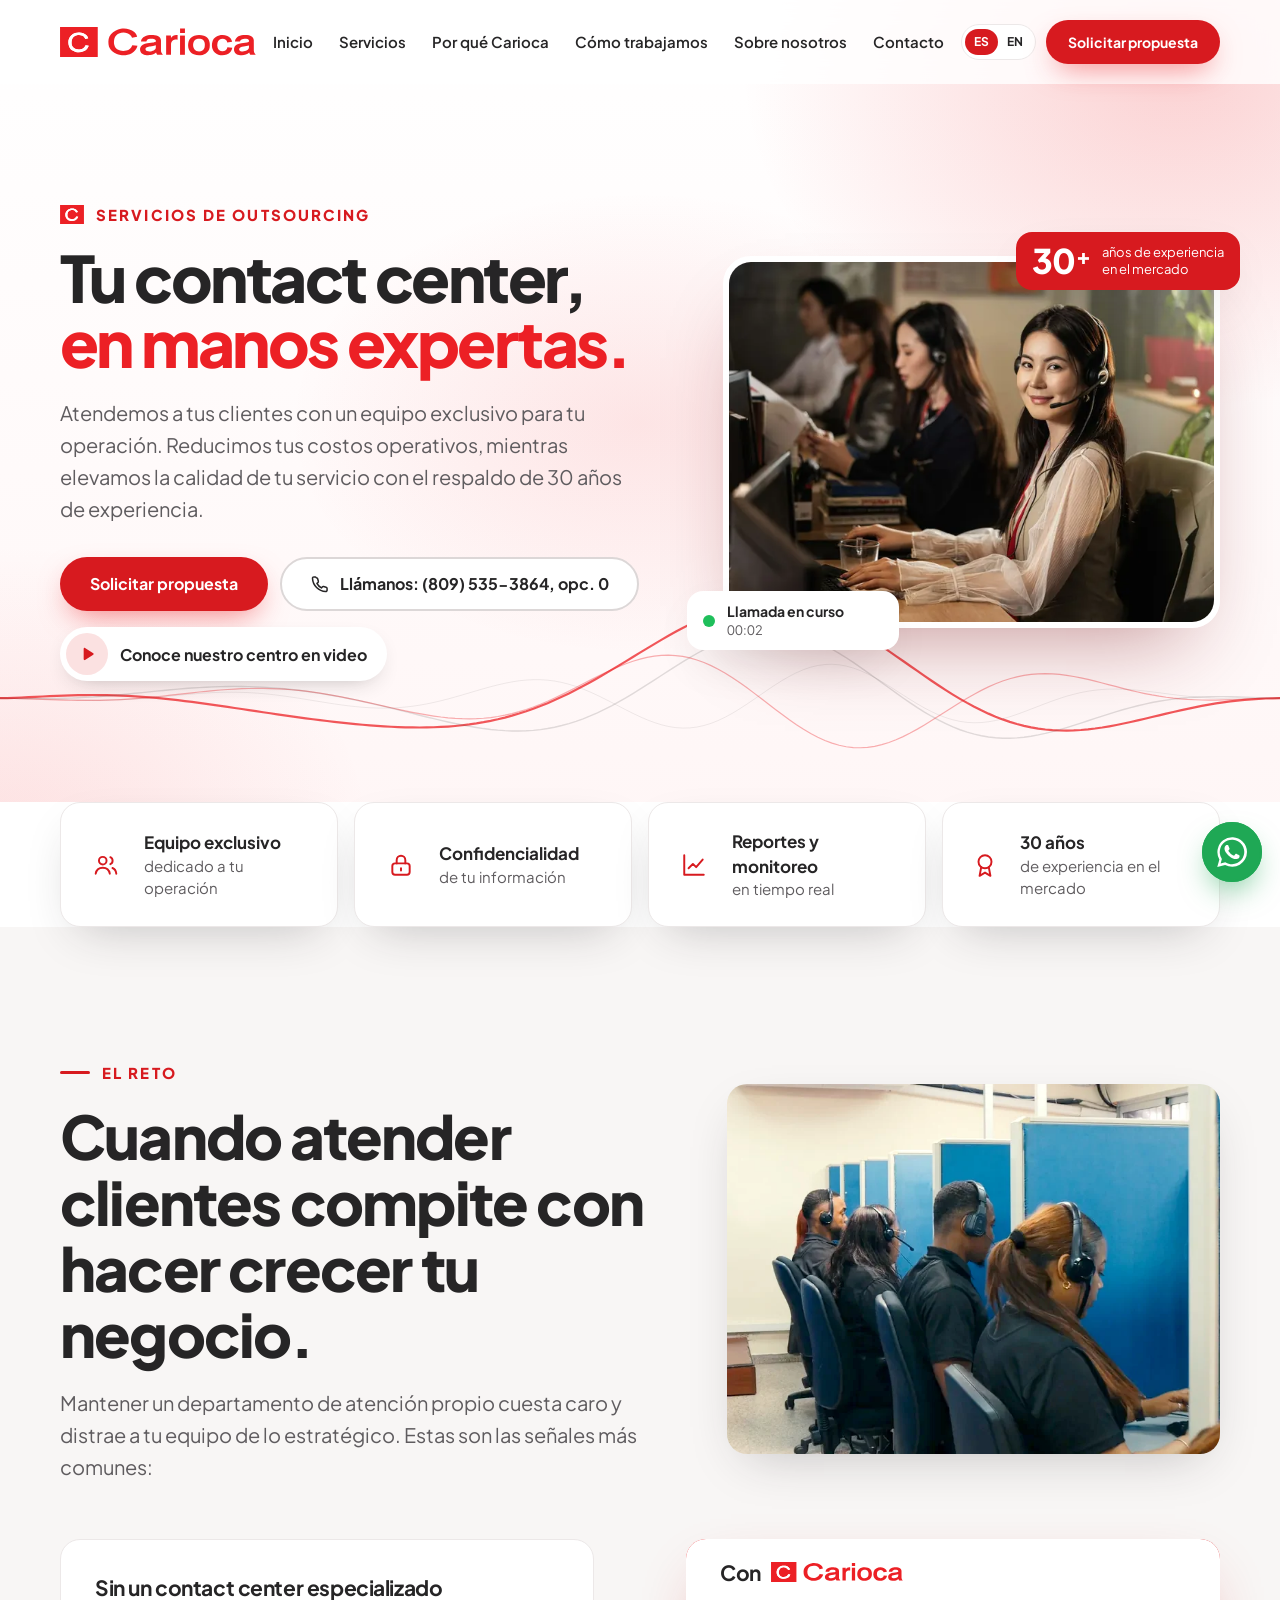
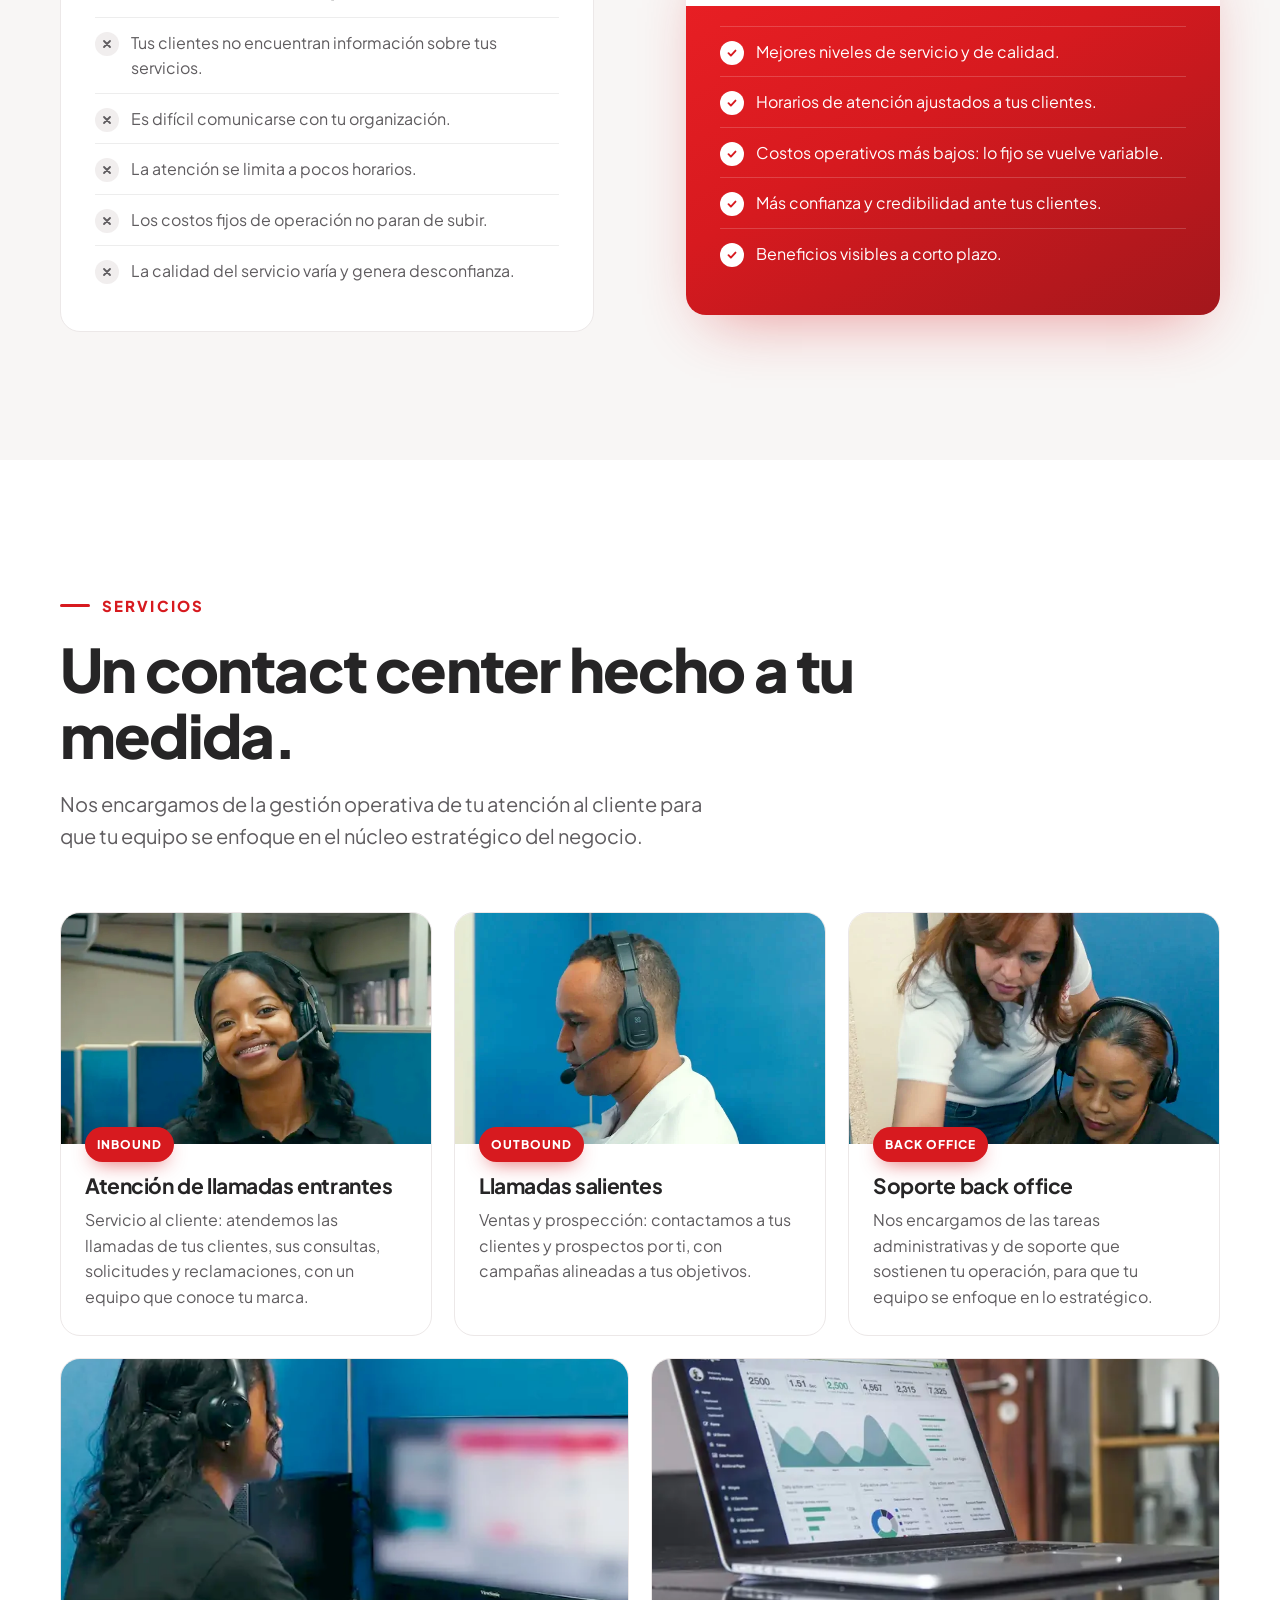
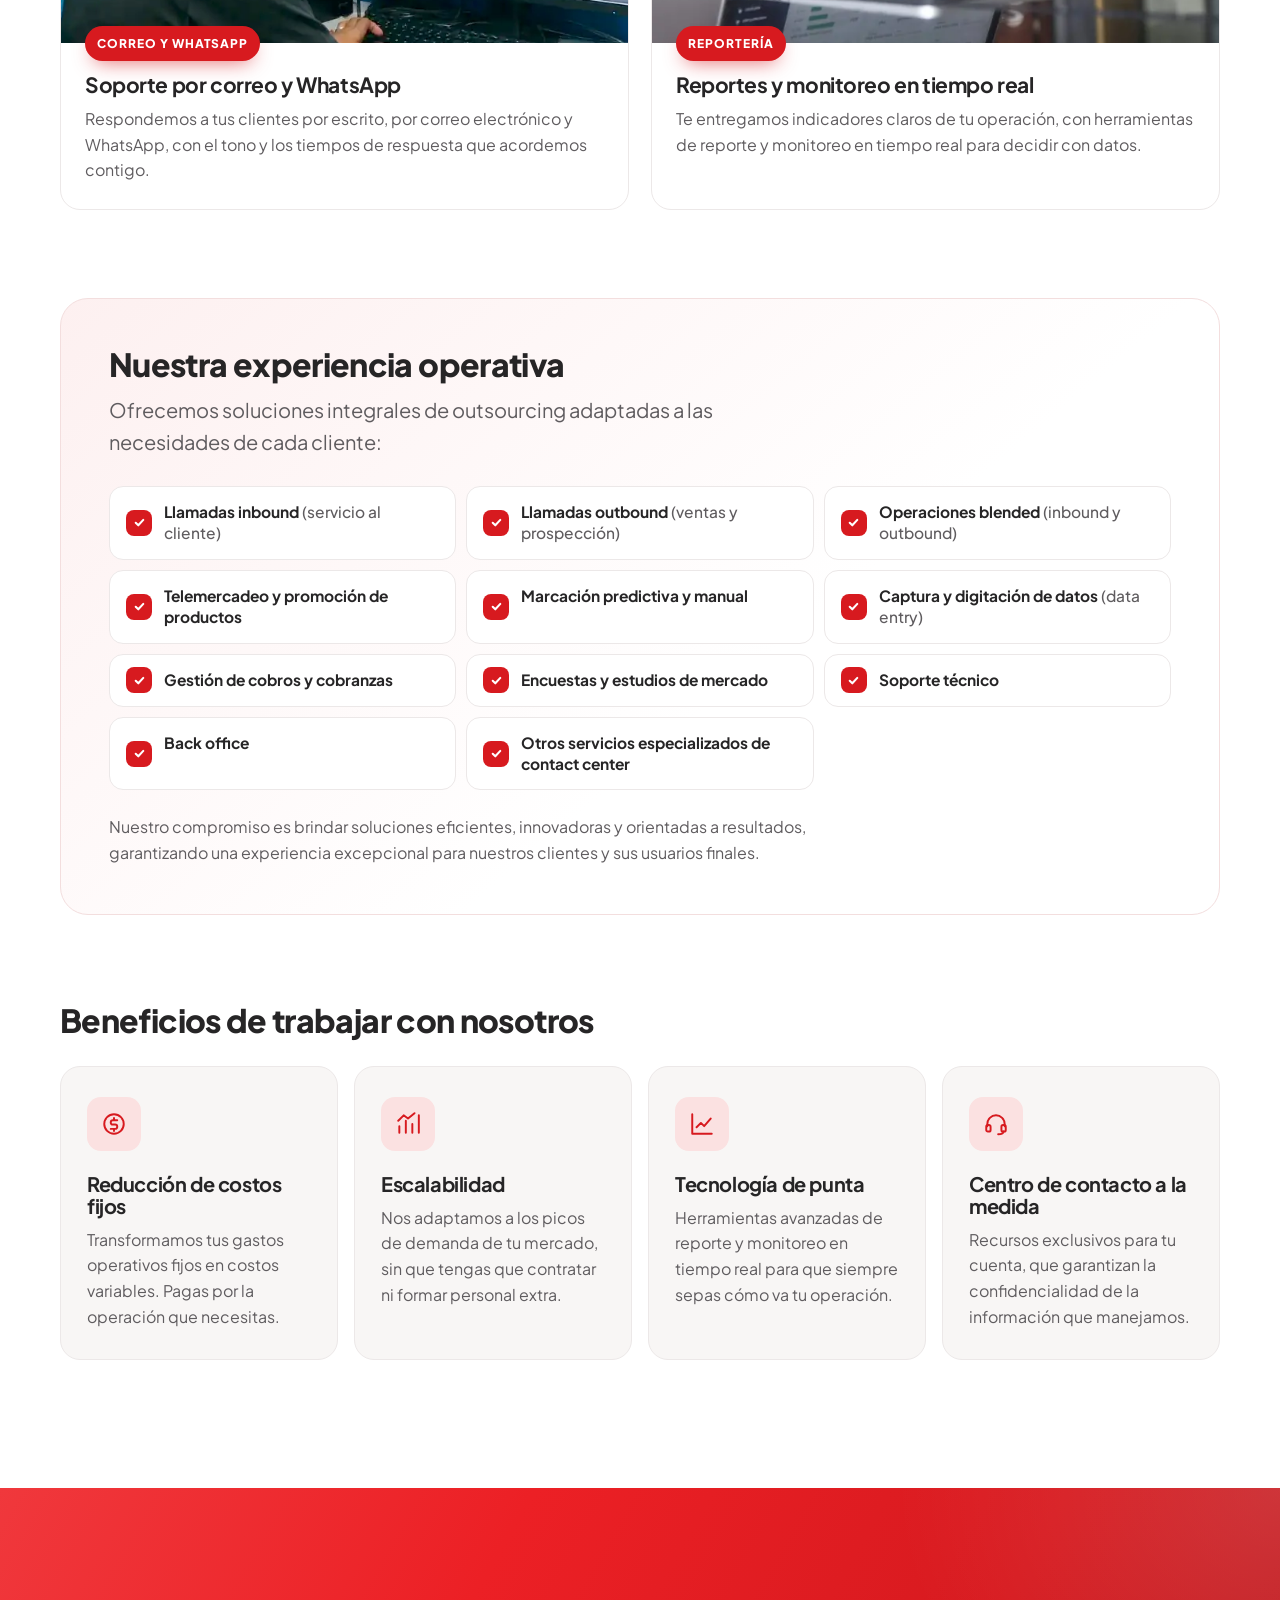
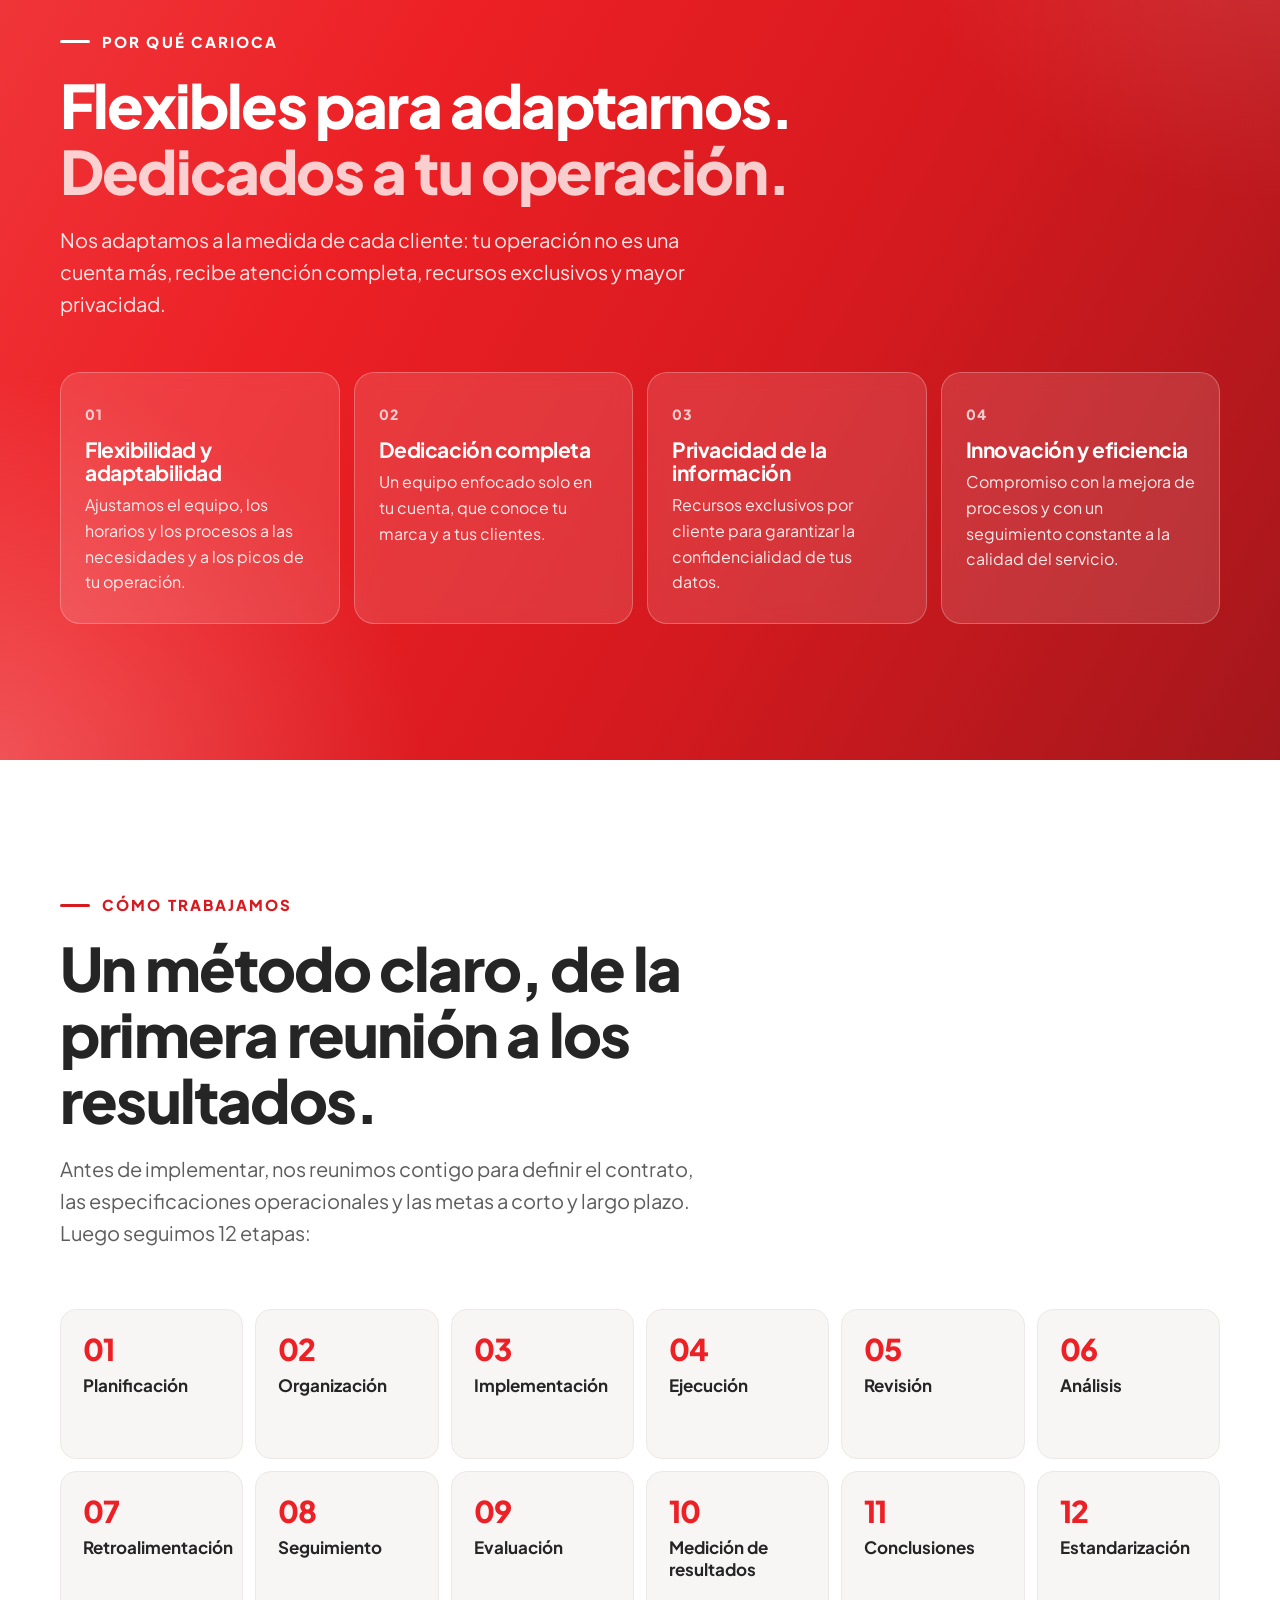
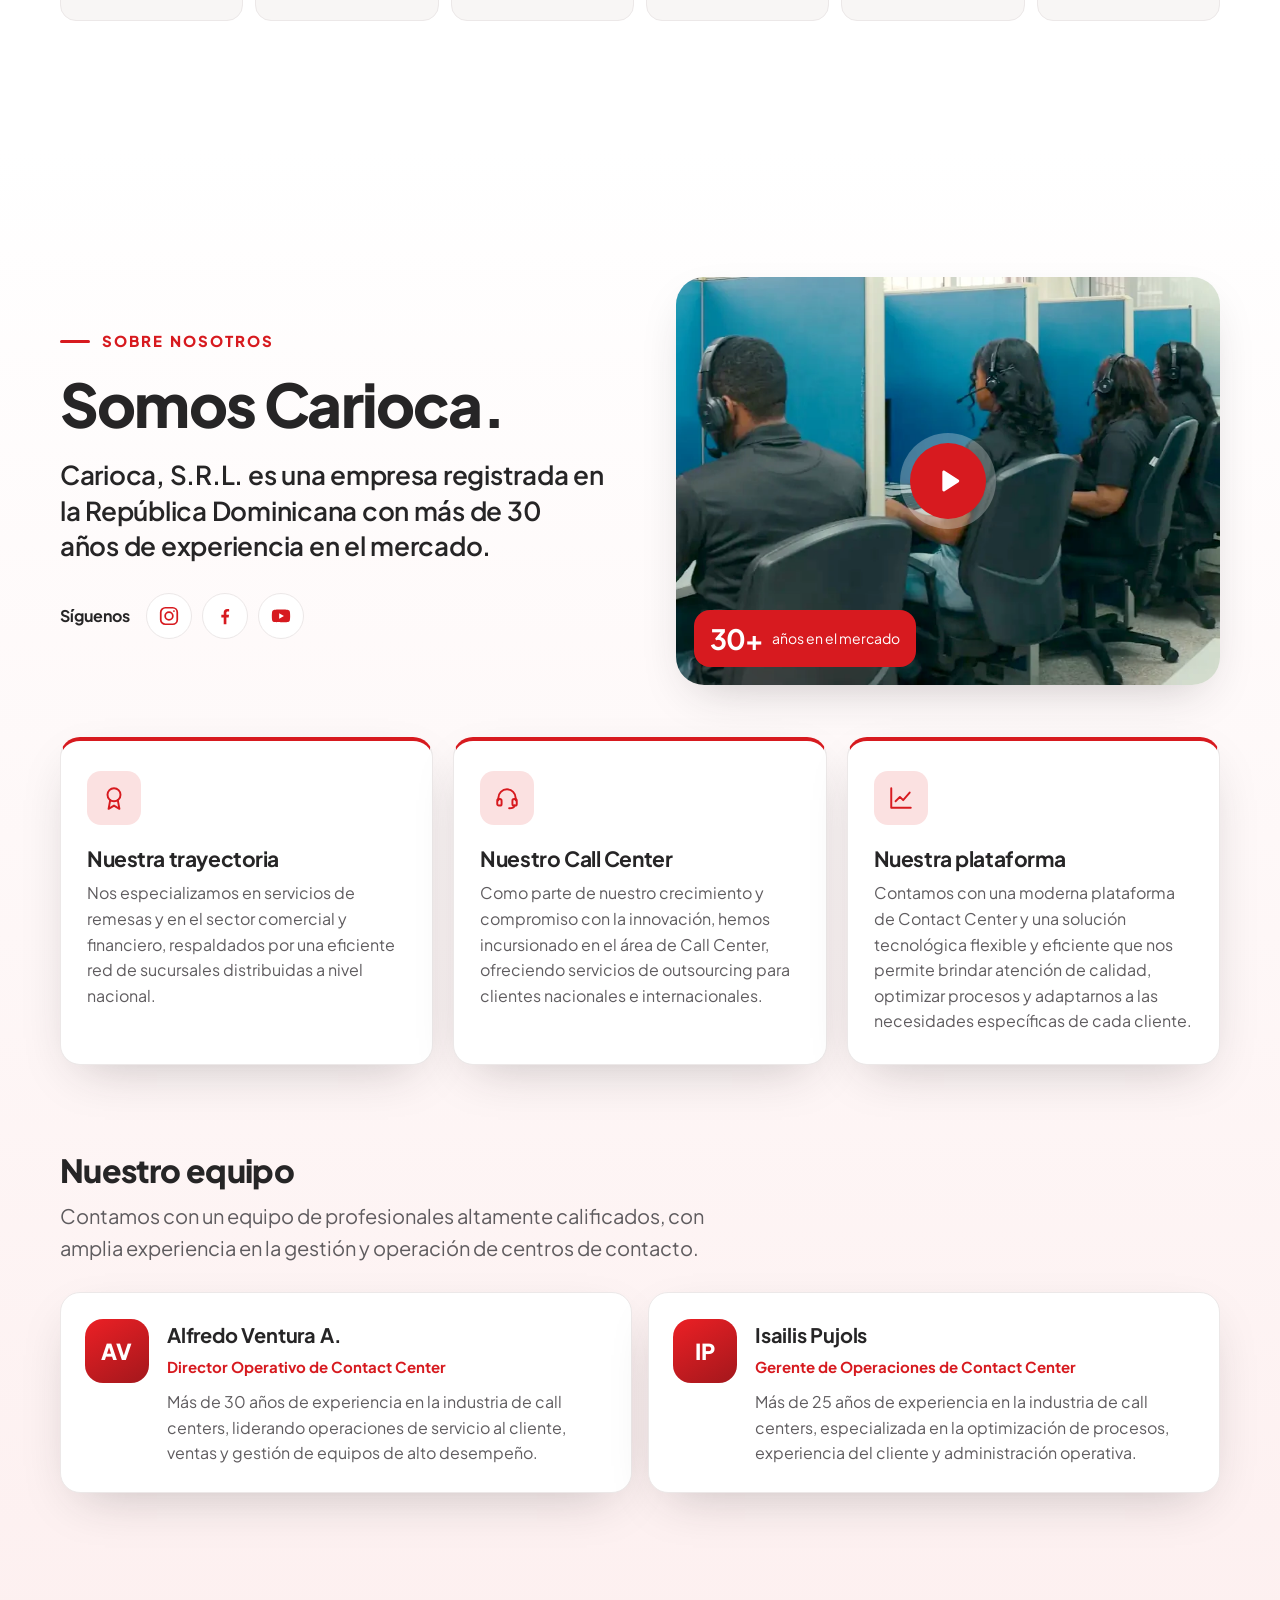
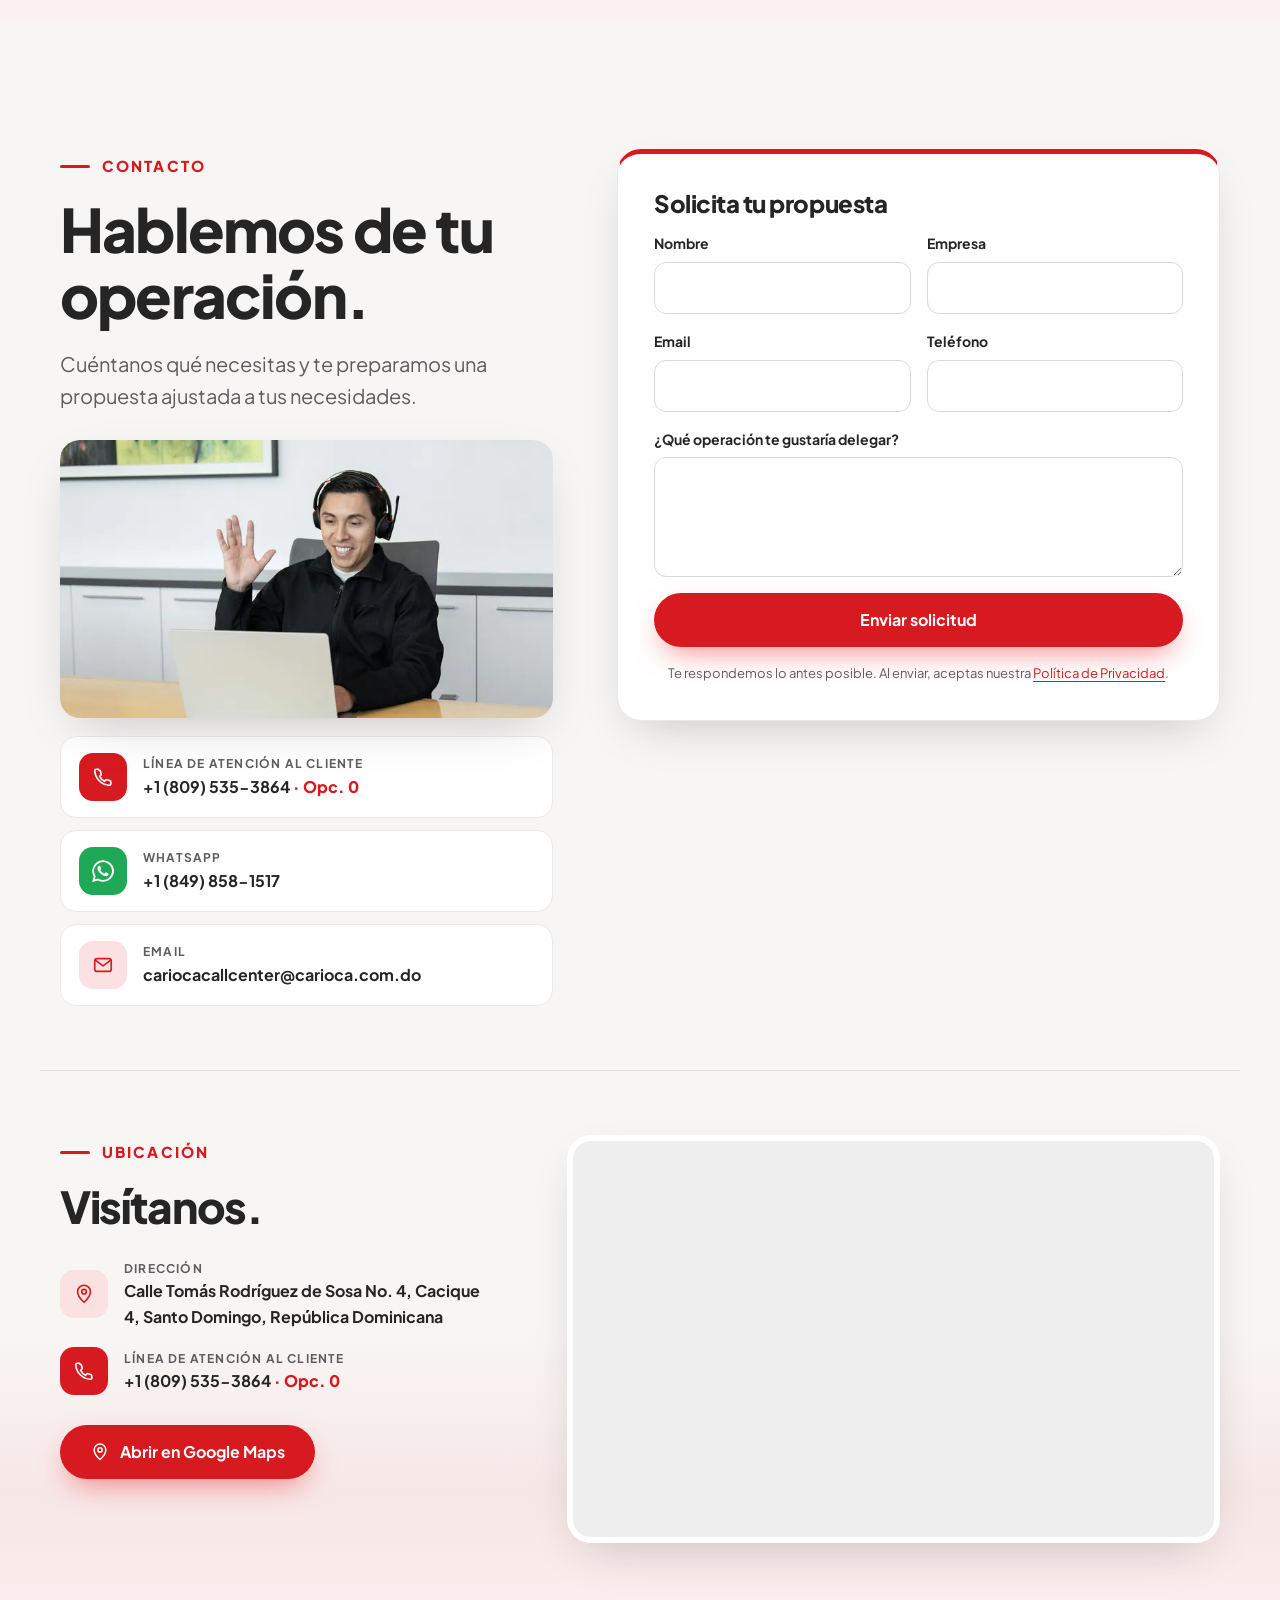
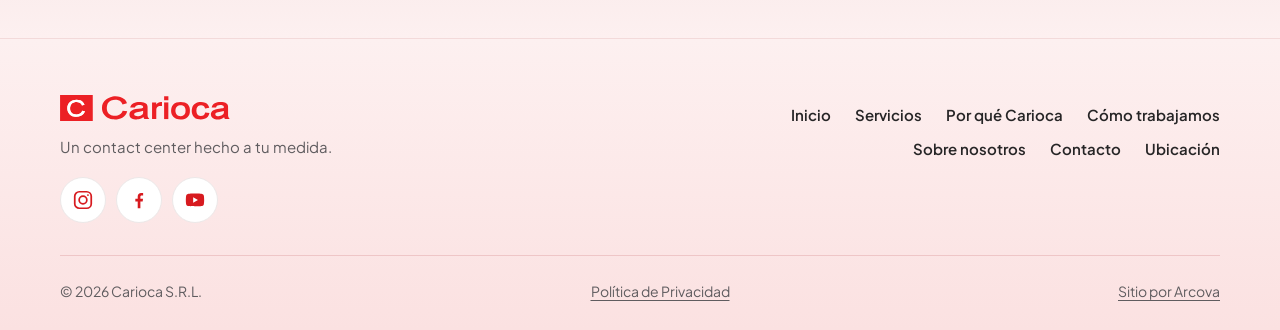
<file: site/index.html>
<!doctype html>
<html lang="es">
<head>
<meta charset="utf-8">
<meta name="viewport" content="width=device-width, initial-scale=1">
<title>Carioca | Servicios de Outsourcing de Call Center y Contact Center</title>
<meta name="description" content="Carioca S.R.L.: servicios de outsourcing de contact center. Inbound, outbound, back office, soporte por correo y WhatsApp y reportería, con 30 años de experiencia.">
<link rel="canonical" href="https://cariocacenter.com/">
<meta property="og:url" content="https://cariocacenter.com/">
<meta property="og:type" content="website">
<meta property="og:site_name" content="Carioca">
<meta property="og:locale" content="es_DO">
<meta property="og:locale:alternate" content="en_US">
<meta property="og:title" content="Carioca | Servicios de Outsourcing de Contact Center">
<meta property="og:description" content="Un contact center hecho a tu medida: inbound, outbound, back office, soporte por correo y WhatsApp y reportería.">
<meta property="og:image" content="https://cariocacenter.com/img/og.jpg">
<meta property="og:image:width" content="1200"><meta property="og:image:height" content="630">
<meta name="twitter:card" content="summary_large_image">
<meta name="theme-color" content="#ffffff">
<link rel="icon" href="favicon.svg" type="image/svg+xml">
<link rel="apple-touch-icon" href="img/apple-touch-icon.png">
<script type="application/ld+json">
{"@context":"https://schema.org","@graph":[
 {"@type":"ProfessionalService","@id":"https://cariocacenter.com/#business","name":"Carioca S.R.L.","url":"https://cariocacenter.com/","image":"https://cariocacenter.com/img/og.jpg","alternateName":"Carioca Call Center",
  "description":"Empresa dominicana con más de 30 años en el mercado que ofrece servicios de outsourcing de contact center para clientes nacionales e internacionales: inbound, outbound, operaciones blended, telemercadeo, data entry, cobros, encuestas, soporte técnico y back office.",
  "email":"cariocacallcenter@carioca.com.do","telephone":"+1-809-535-3864",
  "contactPoint":[{"@type":"ContactPoint","contactType":"customer service","telephone":"+1-809-535-3864"},{"@type":"ContactPoint","contactType":"sales","telephone":"+1-849-858-1517","contactOption":"WhatsApp"}],
  "address":{"@type":"PostalAddress","streetAddress":"Calle Tomás Rodríguez de Sosa No. 4, Cacique 4","addressLocality":"Santo Domingo","addressCountry":"DO"},
  "geo":{"@type":"GeoCoordinates","latitude":18.440496,"longitude":-69.9345207},
  "sameAs":["https://www.instagram.com/Cariocacallcenter","https://www.facebook.com/p/Carioca-Call-Center-61595532347851/","https://www.youtube.com/@CariocacallcenterCarioca"],
  "knowsLanguage":["es","en"],
  "hasOfferCatalog":{"@type":"OfferCatalog","name":"Servicios de outsourcing","itemListElement":[
   {"@type":"Offer","itemOffered":{"@type":"Service","name":"Atención de llamadas entrantes (inbound)"}},
   {"@type":"Offer","itemOffered":{"@type":"Service","name":"Llamadas salientes (outbound)"}},
   {"@type":"Offer","itemOffered":{"@type":"Service","name":"Soporte back office"}},
   {"@type":"Offer","itemOffered":{"@type":"Service","name":"Soporte por correo y WhatsApp"}},
   {"@type":"Offer","itemOffered":{"@type":"Service","name":"Operaciones blended"}},
   {"@type":"Offer","itemOffered":{"@type":"Service","name":"Telemercadeo y promoción de productos"}},
   {"@type":"Offer","itemOffered":{"@type":"Service","name":"Captura y digitación de datos (data entry)"}},
   {"@type":"Offer","itemOffered":{"@type":"Service","name":"Gestión de cobros y cobranzas"}},
   {"@type":"Offer","itemOffered":{"@type":"Service","name":"Encuestas y estudios de mercado"}},
   {"@type":"Offer","itemOffered":{"@type":"Service","name":"Soporte técnico"}},
   {"@type":"Offer","itemOffered":{"@type":"Service","name":"Reportería y monitoreo en tiempo real"}}]},
  "employee":[{"@type":"Person","name":"Alfredo Ventura A.","jobTitle":"Director Operativo de Contact Center"},{"@type":"Person","name":"Isailis Pujols","jobTitle":"Gerente de Operaciones de Contact Center"}]}
]}
</script>
<link rel="preconnect" href="https://fonts.googleapis.com">
<link rel="preconnect" href="https://fonts.gstatic.com" crossorigin>
<link href="https://fonts.googleapis.com/css2?family=Plus+Jakarta+Sans:wght@400;500;600;700;800&display=swap" rel="stylesheet">
<link rel="preload" as="image" href="img/hero-640.webp" imagesrcset="img/hero-640.webp 640w, img/hero.webp 1000w" imagesizes="(min-width: 960px) 540px, 100vw">
<link rel="stylesheet" href="css/styles.css">
<script>try{var l=new URLSearchParams(location.search).get('lang')||localStorage.getItem('carioca-lang');if(l==='en')document.documentElement.lang='en'}catch(e){}</script>
</head>
<body>
<a class="skip" href="#main" data-i18n="skip">Saltar al contenido</a>

<header class="nav" id="top">
  <div class="wrap nav__in">
    <a class="nav__logo" href="#inicio" aria-label="Carioca — inicio"><img src="img/logo.svg" alt="Carioca" width="190" height="29"></a>
    <nav class="nav__links" id="menu" aria-label="Principal">
      <a href="#inicio" data-i18n="nav.home">Inicio</a>
      <a href="#servicios" data-i18n="nav.services">Servicios</a>
      <a href="#por-que" data-i18n="nav.why">Por qué Carioca</a>
      <a href="#proceso" data-i18n="nav.process">Cómo trabajamos</a>
      <a href="#nosotros" data-i18n="nav.about">Sobre nosotros</a>
      <a href="#contacto" data-i18n="nav.contact">Contacto</a>
    </nav>
    <div class="nav__actions">
      <button class="lang" type="button" aria-label="Cambiar idioma / Change language" data-lang-toggle><span data-l="es">ES</span><span data-l="en">EN</span></button>
      <a class="btn btn--sm btn--red nav__cta" href="#contacto" data-i18n="nav.cta">Solicitar propuesta</a>
      <button class="burger" type="button" aria-controls="menu" aria-expanded="false" aria-label="Menú"><span></span><span></span></button>
    </div>
  </div>
</header>

<main id="main">
<!-- HERO -->
<section class="hero" id="inicio">
  <div class="hero__bg" aria-hidden="true"><canvas class="hero__wave"></canvas></div>
  <div class="wrap hero__in">
    <div class="hero__copy">
      <p class="eyebrow eyebrow--mark reveal"><img class="eyebrow__mark" src="img/mark.svg" alt="" width="24" height="19"><span data-i18n="hero.eyebrow">Servicios de outsourcing</span></p>
      <h1 class="hero__title reveal" data-i18n-html="hero.title">Tu contact center, <em>en manos expertas.</em></h1>
      <p class="hero__lead reveal" data-i18n="hero.lead">Atendemos a tus clientes con un equipo exclusivo para tu operación. Reducimos tus costos operativos, mientras elevamos la calidad de tu servicio con el respaldo de 30 años de experiencia.</p>
      <div class="hero__ctas reveal">
        <a class="btn btn--red" href="#contacto" data-i18n="hero.cta">Solicitar propuesta</a>
        <a class="btn btn--ghost" href="tel:+18095353864,0" data-tel><svg aria-hidden="true" viewBox="0 0 24 24"><use href="#i-phone"/></svg><span data-i18n="hero.call">Llámanos: (809) 535-3864, opc. 0</span></a>
      </div>
      <button class="video-link reveal" type="button" data-video-open><span class="video-link__ic"><svg aria-hidden="true" viewBox="0 0 24 24"><use href="#i-play"/></svg></span><span data-i18n="hero.video">Conoce nuestro centro en video</span></button>
    </div>
    <div class="hero__visual reveal">
      <figure class="hero__photo">
        <img src="img/hero-640.webp" srcset="img/hero-640.webp 640w, img/hero.webp 1000w" sizes="(min-width: 960px) 540px, 100vw" width="1000" height="750" alt="Agente de contact center sonriendo con headset en su puesto de trabajo" fetchpriority="high">
      </figure>
      <div class="chip chip--call" aria-hidden="true">
        <span class="chip__pulse"></span>
        <span><b data-i18n="hero.chip">Llamada en curso</b><small class="chip__time">00:00</small></span>
        <span class="eq"><i></i><i></i><i></i><i></i><i></i></span>
      </div>
      <div class="chip chip--years">
        <b><span data-count="30">30</span></b>
        <span data-i18n-html="hero.years">años de experiencia<br>en el mercado</span>
      </div>
    </div>
  </div>
</section>

<!-- PILARES -->
<section class="pillars" aria-label="Lo que nos define">
  <div class="wrap pillars__in">
    <div class="pillar reveal"><span class="pillar__ic"><svg aria-hidden="true" viewBox="0 0 24 24"><use href="#i-users"/></svg></span><p data-i18n-html="pill.1"><b>Equipo exclusivo</b> dedicado a tu operación</p></div>
    <div class="pillar reveal"><span class="pillar__ic"><svg aria-hidden="true" viewBox="0 0 24 24"><use href="#i-lock"/></svg></span><p data-i18n-html="pill.2"><b>Confidencialidad</b> de tu información</p></div>
    <div class="pillar reveal"><span class="pillar__ic"><svg aria-hidden="true" viewBox="0 0 24 24"><use href="#i-chart"/></svg></span><p data-i18n-html="pill.3"><b>Reportes y monitoreo</b> en tiempo real</p></div>
    <div class="pillar reveal"><span class="pillar__ic"><svg aria-hidden="true" viewBox="0 0 24 24"><use href="#i-award"/></svg></span><p data-i18n-html="pill.4"><b>30 años</b> de experiencia en el mercado</p></div>
  </div>
</section>

<!-- PROBLEMA / RESULTADO -->
<section class="section problem">
  <div class="wrap problem__in">
    <div class="problem__head">
      <div class="problem__text">
        <p class="eyebrow reveal" data-i18n="prob.eyebrow">El reto</p>
        <h2 class="h2 reveal" data-i18n="prob.title">Cuando atender clientes compite con hacer crecer tu negocio.</h2>
        <p class="lead reveal" data-i18n="prob.lead">Mantener un departamento de atención propio cuesta caro y distrae a tu equipo de lo estratégico. Estas son las señales más comunes:</p>
      </div>
      <figure class="problem__img reveal">
        <img src="img/reto.webp" width="720" height="540" loading="lazy" alt="Agentes de Carioca atendiendo en sus cubículos con headset">
      </figure>
    </div>
    <div class="compare">
      <div class="compare__col compare__col--pain reveal">
        <h3 data-i18n="prob.painT">Sin un contact center especializado</h3>
        <ul>
          <li data-i18n="prob.p1">Tus clientes no encuentran información sobre tus servicios.</li>
          <li data-i18n="prob.p2">Es difícil comunicarse con tu organización.</li>
          <li data-i18n="prob.p3">La atención se limita a pocos horarios.</li>
          <li data-i18n="prob.p4">Los costos fijos de operación no paran de subir.</li>
          <li data-i18n="prob.p5">La calidad del servicio varía y genera desconfianza.</li>
        </ul>
      </div>
      <div class="compare__arrow reveal" aria-hidden="true"><svg viewBox="0 0 24 24"><path d="M5 12h14m-6-6 6 6-6 6" fill="none" stroke="currentColor" stroke-width="2.2" stroke-linecap="round" stroke-linejoin="round"/></svg></div>
      <div class="compare__col compare__col--gain reveal">
        <h3 class="compare__brand"><span data-i18n="prob.gainWith">Con</span><img src="img/logo.svg" alt="Carioca" width="132" height="20"></h3>
        <ul>
          <li data-i18n="prob.g1">Mejores niveles de servicio y de calidad.</li>
          <li data-i18n="prob.g2">Horarios de atención ajustados a tus clientes.</li>
          <li data-i18n="prob.g3">Costos operativos más bajos: lo fijo se vuelve variable.</li>
          <li data-i18n="prob.g4">Más confianza y credibilidad ante tus clientes.</li>
          <li data-i18n="prob.g5">Beneficios visibles a corto plazo.</li>
        </ul>
      </div>
    </div>
  </div>
</section>

<!-- SERVICIOS -->
<section class="section services" id="servicios">
  <div class="wrap">
    <div class="sec-head">
      <p class="eyebrow reveal" data-i18n="svc.eyebrow">Servicios</p>
      <h2 class="h2 reveal" data-i18n="svc.title">Un contact center hecho a tu medida.</h2>
      <p class="lead reveal" data-i18n="svc.lead">Nos encargamos de la gestión operativa de tu atención al cliente para que tu equipo se enfoque en el núcleo estratégico del negocio.</p>
    </div>
    <div class="solutions">
      <article class="sol reveal">
        <figure class="sol__img"><img src="img/sol-inbound.webp" width="720" height="450" loading="lazy" alt="Agente de Carioca sonriendo con headset en el centro de contacto"></figure>
        <div class="sol__body">
          <span class="sol__tag">Inbound</span>
          <h3 data-i18n="sol.1t">Atención de llamadas entrantes</h3>
          <p data-i18n="sol.1d">Servicio al cliente: atendemos las llamadas de tus clientes, sus consultas, solicitudes y reclamaciones, con un equipo que conoce tu marca.</p>
        </div>
      </article>
      <article class="sol reveal">
        <figure class="sol__img"><img src="img/sol-outbound.webp" width="720" height="450" loading="lazy" alt="Agente de Carioca atendiendo una llamada con headset"></figure>
        <div class="sol__body">
          <span class="sol__tag">Outbound</span>
          <h3 data-i18n="sol.2t">Llamadas salientes</h3>
          <p data-i18n="sol.2d">Ventas y prospección: contactamos a tus clientes y prospectos por ti, con campañas alineadas a tus objetivos.</p>
        </div>
      </article>
      <article class="sol reveal">
        <figure class="sol__img"><img src="img/sol-backoffice.webp" width="720" height="450" loading="lazy" alt="Supervisora de Carioca apoyando a una agente en su puesto"></figure>
        <div class="sol__body">
          <span class="sol__tag">Back office</span>
          <h3 data-i18n="sol.3t">Soporte back office</h3>
          <p data-i18n="sol.3d">Nos encargamos de las tareas administrativas y de soporte que sostienen tu operación, para que tu equipo se enfoque en lo estratégico.</p>
        </div>
      </article>
      <article class="sol reveal">
        <figure class="sol__img"><img src="img/sol-chat.webp" width="720" height="450" loading="lazy" alt="Agente de Carioca trabajando frente a su computadora con headset"></figure>
        <div class="sol__body">
          <span class="sol__tag" data-i18n="sol.4tag">Correo y WhatsApp</span>
          <h3 data-i18n="sol.4t">Soporte por correo y WhatsApp</h3>
          <p data-i18n="sol.4d">Respondemos a tus clientes por escrito, por correo electrónico y WhatsApp, con el tono y los tiempos de respuesta que acordemos contigo.</p>
        </div>
      </article>
      <article class="sol reveal">
        <figure class="sol__img"><img src="img/sol-reportes.webp" width="720" height="450" loading="lazy" alt="Laptop mostrando un panel de indicadores y gráficas"></figure>
        <div class="sol__body">
          <span class="sol__tag" data-i18n="sol.5tag">Reportería</span>
          <h3 data-i18n="sol.5t">Reportes y monitoreo en tiempo real</h3>
          <p data-i18n="sol.5d">Te entregamos indicadores claros de tu operación, con herramientas de reporte y monitoreo en tiempo real para decidir con datos.</p>
        </div>
      </article>
    </div>

    <div class="ops reveal">
      <div class="ops__head">
        <h3 class="sub-head" data-i18n="ops.title">Nuestra experiencia operativa</h3>
        <p class="lead" data-i18n="ops.lead">Ofrecemos soluciones integrales de outsourcing adaptadas a las necesidades de cada cliente:</p>
      </div>
      <ul class="ops__list">
        <li data-i18n-html="ops.1">Llamadas inbound <span>(servicio al cliente)</span></li>
        <li data-i18n-html="ops.2">Llamadas outbound <span>(ventas y prospección)</span></li>
        <li data-i18n-html="ops.3">Operaciones blended <span>(inbound y outbound)</span></li>
        <li data-i18n="ops.4">Telemercadeo y promoción de productos</li>
        <li data-i18n="ops.5">Marcación predictiva y manual</li>
        <li data-i18n-html="ops.6">Captura y digitación de datos <span>(data entry)</span></li>
        <li data-i18n="ops.7">Gestión de cobros y cobranzas</li>
        <li data-i18n="ops.8">Encuestas y estudios de mercado</li>
        <li data-i18n="ops.9">Soporte técnico</li>
        <li data-i18n="ops.10">Back office</li>
        <li data-i18n="ops.11">Otros servicios especializados de contact center</li>
      </ul>
      <p class="ops__note" data-i18n="ops.note">Nuestro compromiso es brindar soluciones eficientes, innovadoras y orientadas a resultados, garantizando una experiencia excepcional para nuestros clientes y sus usuarios finales.</p>
    </div>

    <h3 class="sub-head reveal" data-i18n="svc.benefits">Beneficios de trabajar con nosotros</h3>
    <div class="cards">
      <article class="card reveal">
        <span class="card__icon"><svg aria-hidden="true" viewBox="0 0 24 24"><use href="#i-coin"/></svg></span>
        <h3 data-i18n="svc.1t">Reducción de costos fijos</h3>
        <p data-i18n="svc.1d">Transformamos tus gastos operativos fijos en costos variables. Pagas por la operación que necesitas.</p>
      </article>
      <article class="card reveal">
        <span class="card__icon"><svg aria-hidden="true" viewBox="0 0 24 24"><use href="#i-scale"/></svg></span>
        <h3 data-i18n="svc.2t">Escalabilidad</h3>
        <p data-i18n="svc.2d">Nos adaptamos a los picos de demanda de tu mercado, sin que tengas que contratar ni formar personal extra.</p>
      </article>
      <article class="card reveal">
        <span class="card__icon"><svg aria-hidden="true" viewBox="0 0 24 24"><use href="#i-chart"/></svg></span>
        <h3 data-i18n="svc.3t">Tecnología de punta</h3>
        <p data-i18n="svc.3d">Herramientas avanzadas de reporte y monitoreo en tiempo real para que siempre sepas cómo va tu operación.</p>
      </article>
      <article class="card reveal">
        <span class="card__icon"><svg aria-hidden="true" viewBox="0 0 24 24"><use href="#i-headset"/></svg></span>
        <h3 data-i18n="svc.4t">Centro de contacto a la medida</h3>
        <p data-i18n="svc.4d">Recursos exclusivos para tu cuenta, que garantizan la confidencialidad de la información que manejamos.</p>
      </article>
    </div>
  </div>
</section>

<!-- POR QUÉ -->
<section class="why" id="por-que">
  <div class="why__bg" aria-hidden="true"></div>
  <div class="wrap why__in">
    <div class="why__head">
      <p class="eyebrow eyebrow--light reveal" data-i18n="why.eyebrow">Por qué Carioca</p>
      <h2 class="h2 h2--light reveal" data-i18n-html="why.title">Flexibles para adaptarnos.<br><em>Dedicados a tu operación.</em></h2>
      <p class="lead lead--light reveal" data-i18n="why.lead">Nos adaptamos a la medida de cada cliente: tu operación no es una cuenta más, recibe atención completa, recursos exclusivos y mayor privacidad.</p>
    </div>
    <div class="why__grid">
      <div class="why__item reveal"><span class="why__n">01</span><h3 data-i18n="why.1t">Flexibilidad y adaptabilidad</h3><p data-i18n="why.1d">Ajustamos el equipo, los horarios y los procesos a las necesidades y a los picos de tu operación.</p></div>
      <div class="why__item reveal"><span class="why__n">02</span><h3 data-i18n="why.2t">Dedicación completa</h3><p data-i18n="why.2d">Un equipo enfocado solo en tu cuenta, que conoce tu marca y a tus clientes.</p></div>
      <div class="why__item reveal"><span class="why__n">03</span><h3 data-i18n="why.3t">Privacidad de la información</h3><p data-i18n="why.3d">Recursos exclusivos por cliente para garantizar la confidencialidad de tus datos.</p></div>
      <div class="why__item reveal"><span class="why__n">04</span><h3 data-i18n="why.4t">Innovación y eficiencia</h3><p data-i18n="why.4d">Compromiso con la mejora de procesos y con un seguimiento constante a la calidad del servicio.</p></div>
    </div>
  </div>
</section>

<!-- PROCESO — descripciones de cada etapa redactadas por Arcova a partir del cuestionario: validar con el cliente -->
<section class="section process" id="proceso">
  <div class="wrap">
    <div class="sec-head">
      <p class="eyebrow reveal" data-i18n="proc.eyebrow">Cómo trabajamos</p>
      <h2 class="h2 reveal" data-i18n="proc.title">Un método claro, de la primera reunión a los resultados.</h2>
      <p class="lead reveal" data-i18n="proc.lead">Antes de implementar, nos reunimos contigo para definir el contrato, las especificaciones operacionales y las metas a corto y largo plazo. Luego seguimos 12 etapas:</p>
    </div>
    <ol class="steps">
      <li class="step reveal" tabindex="0"><span class="step__n">01</span><b data-i18n="st.1">Planificación</b><p data-i18n="sd.1">Definimos metas y recursos.</p></li>
      <li class="step reveal" tabindex="0"><span class="step__n">02</span><b data-i18n="st.2">Organización</b><p data-i18n="sd.2">Asignamos equipo y horarios.</p></li>
      <li class="step reveal" tabindex="0"><span class="step__n">03</span><b data-i18n="st.3">Implementación</b><p data-i18n="sd.3">Configuramos procesos y canales.</p></li>
      <li class="step reveal" tabindex="0"><span class="step__n">04</span><b data-i18n="st.4">Ejecución</b><p data-i18n="sd.4">Arrancamos la operación.</p></li>
      <li class="step reveal" tabindex="0"><span class="step__n">05</span><b data-i18n="st.5">Revisión</b><p data-i18n="sd.5">Supervisamos la calidad.</p></li>
      <li class="step reveal" tabindex="0"><span class="step__n">06</span><b data-i18n="st.6">Análisis</b><p data-i18n="sd.6">Estudiamos los indicadores.</p></li>
      <li class="step reveal" tabindex="0"><span class="step__n">07</span><b data-i18n="st.7">Retroalimentación</b><p data-i18n="sd.7">Compartimos los hallazgos.</p></li>
      <li class="step reveal" tabindex="0"><span class="step__n">08</span><b data-i18n="st.8">Seguimiento</b><p data-i18n="sd.8">Acompañamos los ajustes.</p></li>
      <li class="step reveal" tabindex="0"><span class="step__n">09</span><b data-i18n="st.9">Evaluación</b><p data-i18n="sd.9">Medimos el avance.</p></li>
      <li class="step reveal" tabindex="0"><span class="step__n">10</span><b data-i18n="st.10">Medición de resultados</b><p data-i18n="sd.10">Presentamos los resultados.</p></li>
      <li class="step reveal" tabindex="0"><span class="step__n">11</span><b data-i18n="st.11">Conclusiones</b><p data-i18n="sd.11">Detectamos mejoras.</p></li>
      <li class="step reveal" tabindex="0"><span class="step__n">12</span><b data-i18n="st.12">Estandarización</b><p data-i18n="sd.12">Fijamos lo que funciona.</p></li>
    </ol>
  </div>
</section>

<!-- SOBRE NOSOTROS — texto enviado por el cliente (correo 2026-10-22) -->
<section class="section about" id="nosotros">
  <div class="wrap about__in">
    <div class="about__copy">
      <p class="eyebrow reveal" data-i18n="ab.eyebrow">Sobre nosotros</p>
      <h2 class="h2 reveal" data-i18n="ab.title">Somos Carioca.</h2>
      <p class="about__intro reveal" data-i18n="ab.intro">Carioca, S.R.L. es una empresa registrada en la República Dominicana con más de 30 años de experiencia en el mercado.</p>
      <div class="social reveal">
        <span data-i18n="ab.follow">Síguenos</span>
        <a href="https://www.instagram.com/Cariocacallcenter" target="_blank" rel="noopener" aria-label="Instagram"><svg aria-hidden="true" viewBox="0 0 24 24"><use href="#i-ig"/></svg></a>
        <a href="https://www.facebook.com/p/Carioca-Call-Center-61595532347851/" target="_blank" rel="noopener" aria-label="Facebook"><svg aria-hidden="true" viewBox="0 0 24 24"><use href="#i-fb"/></svg></a>
        <a href="https://www.youtube.com/@CariocacallcenterCarioca" target="_blank" rel="noopener" aria-label="YouTube"><svg aria-hidden="true" viewBox="0 0 24 24"><use href="#i-yt"/></svg></a>
      </div>
    </div>
    <button class="about__video reveal" type="button" data-video-open aria-label="Ver video de nuestro centro">
      <img src="img/video-poster.webp" width="800" height="600" loading="lazy" alt="Agentes de Carioca en sus puestos del centro de contacto">
      <span class="about__play" aria-hidden="true"><svg viewBox="0 0 24 24"><use href="#i-play"/></svg></span>
      <span class="about__badge"><b>30+</b><span data-i18n="ab.badge">años en el mercado</span></span>
    </button>
  </div>
  <div class="wrap about__grid">
    <article class="about__card reveal">
      <span class="card__icon"><svg aria-hidden="true" viewBox="0 0 24 24"><use href="#i-award"/></svg></span>
      <h3 data-i18n="ab.1t">Nuestra trayectoria</h3>
      <p data-i18n="ab.1d">Nos especializamos en servicios de remesas y en el sector comercial y financiero, respaldados por una eficiente red de sucursales distribuidas a nivel nacional.</p>
    </article>
    <article class="about__card reveal">
      <span class="card__icon"><svg aria-hidden="true" viewBox="0 0 24 24"><use href="#i-headset"/></svg></span>
      <h3 data-i18n="ab.2t">Nuestro Call Center</h3>
      <p data-i18n="ab.2d">Como parte de nuestro crecimiento y compromiso con la innovación, hemos incursionado en el área de Call Center, ofreciendo servicios de outsourcing para clientes nacionales e internacionales.</p>
    </article>
    <article class="about__card reveal">
      <span class="card__icon"><svg aria-hidden="true" viewBox="0 0 24 24"><use href="#i-chart"/></svg></span>
      <h3 data-i18n="ab.3t">Nuestra plataforma</h3>
      <p data-i18n="ab.3d">Contamos con una moderna plataforma de Contact Center y una solución tecnológica flexible y eficiente que nos permite brindar atención de calidad, optimizar procesos y adaptarnos a las necesidades específicas de cada cliente.</p>
    </article>
  </div>
  <div class="wrap team">
    <div class="team__head">
      <h3 class="sub-head reveal" data-i18n="team.title">Nuestro equipo</h3>
      <p class="lead reveal" data-i18n="team.lead">Contamos con un equipo de profesionales altamente calificados, con amplia experiencia en la gestión y operación de centros de contacto.</p>
    </div>
    <div class="team__grid">
      <article class="person reveal">
        <span class="person__av" aria-hidden="true">AV</span>
        <div>
          <h4>Alfredo Ventura A.</h4>
          <p class="person__role" data-i18n="team.1r">Director Operativo de Contact Center</p>
          <p data-i18n="team.1d">Más de 30 años de experiencia en la industria de call centers, liderando operaciones de servicio al cliente, ventas y gestión de equipos de alto desempeño.</p>
        </div>
      </article>
      <article class="person reveal">
        <span class="person__av" aria-hidden="true">IP</span>
        <div>
          <h4>Isailis Pujols</h4>
          <p class="person__role" data-i18n="team.2r">Gerente de Operaciones de Contact Center</p>
          <p data-i18n="team.2d">Más de 25 años de experiencia en la industria de call centers, especializada en la optimización de procesos, experiencia del cliente y administración operativa.</p>
        </div>
      </article>
    </div>
  </div>
</section>

<!-- Casos de éxito: se agrega cuando el cliente envíe casos reales (ver CLAUDE.md) -->

<!-- CONTACTO -->
<section class="section contact" id="contacto">
  <div class="wrap contact__in">
    <div class="contact__info">
      <p class="eyebrow reveal" data-i18n="ct.eyebrow">Contacto</p>
      <h2 class="h2 reveal" data-i18n="ct.title">Hablemos de tu operación.</h2>
      <p class="lead reveal" data-i18n="ct.lead">Cuéntanos qué necesitas y te preparamos una propuesta ajustada a tus necesidades.</p>
      <figure class="contact__img reveal">
        <img src="img/contacto.webp" width="720" height="540" loading="lazy" alt="Agente de atención al cliente saludando con auriculares frente a su laptop">
      </figure>
      <ul class="channels">
        <li class="reveal"><a href="tel:+18095353864,0" data-tel>
          <span class="channels__ic"><svg aria-hidden="true" viewBox="0 0 24 24"><use href="#i-phone"/></svg></span>
          <span><small data-i18n="ct.line">Línea de atención al cliente</small>+1 (809) 535-3864 <em class="opt" data-i18n="ct.opt">· Opc. 0</em></span></a></li>
        <li class="reveal"><a href="https://wa.me/18498581517?text=Hola%20Carioca%2C%20me%20interesa%20conocer%20sus%20servicios%20de%20call%20center." target="_blank" rel="noopener" data-wa>
          <span class="channels__ic channels__ic--wa"><svg aria-hidden="true" viewBox="0 0 24 24"><use href="#i-wa"/></svg></span>
          <span><small>WhatsApp</small>+1 (849) 858-1517</span></a></li>
        <li class="reveal"><a href="mailto:cariocacallcenter@carioca.com.do" data-mail>
          <span class="channels__ic channels__ic--soft"><svg aria-hidden="true" viewBox="0 0 24 24"><use href="#i-mail"/></svg></span>
          <span><small>Email</small>cariocacallcenter@carioca.com.do</span></a></li>
      </ul>
    </div>
    <form class="form reveal" name="contacto" method="POST" action="/gracias.html" data-netlify="true" netlify-honeypot="empresa_web">
      <input type="hidden" name="form-name" value="contacto">
      <input type="hidden" name="subject" value="Nueva solicitud desde la web Carioca (%{submissionId})">
      <input type="hidden" name="idioma" value="es">
      <p class="hp"><label>No llenar: <input name="empresa_web" tabindex="-1" autocomplete="off"></label></p>
      <h3 class="form__title" data-i18n="f.title">Solicita tu propuesta</h3>
      <div class="field"><label for="f-nombre" data-i18n="f.name">Nombre</label><input id="f-nombre" name="nombre" autocomplete="name" required></div>
      <div class="field"><label for="f-empresa" data-i18n="f.company">Empresa</label><input id="f-empresa" name="empresa" autocomplete="organization" required></div>
      <div class="field"><label for="f-email" data-i18n="f.email">Email</label><input id="f-email" name="email" type="email" autocomplete="email" required></div>
      <div class="field"><label for="f-tel" data-i18n="f.phone">Teléfono</label><input id="f-tel" name="telefono" type="tel" autocomplete="tel"></div>
      <div class="field field--full"><label for="f-msg" data-i18n="f.msg">¿Qué operación te gustaría delegar?</label><textarea id="f-msg" name="mensaje" rows="4" required></textarea></div>
      <button class="btn btn--red btn--block" type="submit" data-i18n="f.send">Enviar solicitud</button>
      <p class="form__note" data-i18n-html="f.note">Te respondemos lo antes posible. Al enviar, aceptas nuestra <a href="privacidad.html">Política de Privacidad</a>.</p>
    </form>
  </div>
</section>

<!-- UBICACIÓN — dirección (correo 2026-10-23) y geolocalización exacta (correo 2026-11-03: Carioca Banco Union, 18.440496,-69.9345207) -->
<section class="section location" id="ubicacion">
  <div class="wrap location__in">
    <div class="location__info">
      <p class="eyebrow reveal" data-i18n="loc.eyebrow">Ubicación</p>
      <h2 class="h2 reveal" data-i18n="loc.title">Visítanos.</h2>
      <ul class="location__list">
        <li class="reveal"><span class="channels__ic channels__ic--soft"><svg aria-hidden="true" viewBox="0 0 24 24"><use href="#i-pin"/></svg></span>
          <span><small data-i18n="loc.addrL">Dirección</small><span data-i18n="loc.addr">Calle Tomás Rodríguez de Sosa No. 4, Cacique 4, Santo Domingo, República Dominicana</span></span></li>
        <li class="reveal"><span class="channels__ic"><svg aria-hidden="true" viewBox="0 0 24 24"><use href="#i-phone"/></svg></span>
          <span><small data-i18n="ct.line">Línea de atención al cliente</small><a href="tel:+18095353864,0" data-tel>+1 (809) 535-3864 <em class="opt" data-i18n="ct.opt">· Opc. 0</em></a></span></li>
      </ul>
      <a class="btn btn--red reveal" href="https://www.google.com/maps/place/Carioca+Banco+Union/@18.4404535,-69.9345662,76m/data=!3m1!1e3!4m15!1m8!3m7!1s0x8ea56215864c4dc1:0xd02e14cdb83c7431!2sC.+Tom%C3%A1s+Rodriguez+de+Sosa+4,+Santo+Domingo!3b1!8m2!3d18.4413349!4d-69.9348516!16s%2Fg%2F11mtmmdgcc!3m5!1s0x8ea5623fcc6cd2db:0xcca471171b0fc3a2!8m2!3d18.440496!4d-69.9345207!16s%2Fg%2F11c72lpcjw" target="_blank" rel="noopener" data-maps><svg aria-hidden="true" viewBox="0 0 24 24"><use href="#i-pin"/></svg><span data-i18n="loc.cta">Abrir en Google Maps</span></a>
    </div>
    <div class="location__map reveal">
      <iframe src="https://www.google.com/maps?q=18.440496,-69.9345207&amp;z=18&amp;output=embed" title="Mapa de ubicación de Carioca" loading="lazy" referrerpolicy="no-referrer-when-downgrade" allowfullscreen></iframe>
    </div>
  </div>
</section>
</main>

<footer class="footer">
  <div class="wrap footer__in">
    <div class="footer__brand">
      <img src="img/logo.svg" alt="Carioca" width="170" height="26" loading="lazy">
      <p data-i18n="foot.tag">Un contact center hecho a tu medida.</p>
      <div class="social social--foot">
        <a href="https://www.instagram.com/Cariocacallcenter" target="_blank" rel="noopener" aria-label="Instagram"><svg aria-hidden="true" viewBox="0 0 24 24"><use href="#i-ig"/></svg></a>
        <a href="https://www.facebook.com/p/Carioca-Call-Center-61595532347851/" target="_blank" rel="noopener" aria-label="Facebook"><svg aria-hidden="true" viewBox="0 0 24 24"><use href="#i-fb"/></svg></a>
        <a href="https://www.youtube.com/@CariocacallcenterCarioca" target="_blank" rel="noopener" aria-label="YouTube"><svg aria-hidden="true" viewBox="0 0 24 24"><use href="#i-yt"/></svg></a>
      </div>
    </div>
    <nav class="footer__links" aria-label="Pie de página">
      <a href="#inicio" data-i18n="nav.home">Inicio</a>
      <a href="#servicios" data-i18n="nav.services">Servicios</a>
      <a href="#por-que" data-i18n="nav.why">Por qué Carioca</a>
      <a href="#proceso" data-i18n="nav.process">Cómo trabajamos</a>
      <a href="#nosotros" data-i18n="nav.about">Sobre nosotros</a>
      <a href="#contacto" data-i18n="nav.contact">Contacto</a>
      <a href="#ubicacion" data-i18n="loc.eyebrow">Ubicación</a>
    </nav>
    <div class="footer__bottom">
      <span>© <span data-year>2026</span> Carioca S.R.L.</span>
      <a href="privacidad.html" data-i18n="pv.title">Política de Privacidad</a>
      <a href="https://arcovaco.com" target="_blank" rel="noopener" data-i18n="foot.by">Sitio por Arcova</a>
    </div>
  </div>
</footer>

<a class="float-btn float-btn--wa" href="https://wa.me/18498581517?text=Hola%20Carioca%2C%20me%20interesa%20conocer%20sus%20servicios%20de%20call%20center." target="_blank" rel="noopener" aria-label="Escríbenos por WhatsApp" data-wa><svg aria-hidden="true" viewBox="0 0 24 24"><use href="#i-wa"/></svg></a>

<dialog class="video-modal" id="video-modal" aria-label="Video de Carioca">
  <button class="video-modal__close" type="button" data-video-close aria-label="Cerrar video">&times;</button>
  <video controls playsinline preload="none" poster="img/video-poster.webp" data-src="https://pub-6bf6eb5ff39043cebdc177067da62248.r2.dev/video/carioca-call-center.mp4"></video>
</dialog>

<svg width="0" height="0" style="position:absolute" aria-hidden="true">
  <symbol id="i-play" viewBox="0 0 24 24"><path fill="currentColor" d="M8 5.6v12.8c0 .8.9 1.3 1.6.8l9.9-6.4c.6-.4.6-1.2 0-1.6L9.6 4.8C8.9 4.3 8 4.8 8 5.6z"/></symbol>
  <symbol id="i-wa" viewBox="0 0 24 24"><path fill="currentColor" d="M17.5 14.4c-.3-.1-1.8-.9-2-1-.3-.1-.5-.1-.7.1-.2.3-.8 1-.9 1.2-.2.2-.3.2-.6.1-.3-.1-1.3-.5-2.4-1.5-.9-.8-1.5-1.8-1.7-2.1-.2-.3 0-.5.1-.6l.4-.5.3-.5c.1-.2 0-.4 0-.5l-.9-2.2c-.2-.6-.5-.5-.7-.5h-.6c-.2 0-.5.1-.8.4-.3.3-1 1-1 2.5s1.1 2.9 1.2 3.1c.1.2 2.1 3.2 5.1 4.5.7.3 1.3.5 1.7.6.7.2 1.4.2 1.9.1.6-.1 1.8-.7 2-1.4.2-.7.2-1.3.2-1.4-.1-.1-.3-.2-.6-.3zM12 21.8c-1.8 0-3.5-.5-5-1.4l-.4-.2-3.7 1 1-3.6-.2-.4A9.8 9.8 0 1 1 12 21.8zm8.4-18.2A11.8 11.8 0 0 0 1.9 17.9L.2 24l6.3-1.7A11.8 11.8 0 0 0 24 12a11.7 11.7 0 0 0-3.6-8.4z"/></symbol>
  <symbol id="i-ig" viewBox="0 0 24 24"><g fill="none" stroke="currentColor" stroke-width="1.9"><rect x="3" y="3" width="18" height="18" rx="5"/><circle cx="12" cy="12" r="4.2"/><circle cx="17.4" cy="6.6" r="1" fill="currentColor" stroke="none"/></g></symbol>
  <symbol id="i-fb" viewBox="0 0 24 24"><path fill="currentColor" d="M13.5 21v-7.5H16l.4-3h-2.9V8.6c0-.9.3-1.5 1.5-1.5h1.5V4.4c-.3 0-1.2-.1-2.2-.1-2.2 0-3.7 1.3-3.7 3.8v2.4H8v3h2.6V21h2.9z"/></symbol>
  <symbol id="i-yt" viewBox="0 0 24 24"><path fill="currentColor" d="M21.6 7.2a2.5 2.5 0 0 0-1.8-1.8C18.2 5 12 5 12 5s-6.2 0-7.8.4A2.5 2.5 0 0 0 2.4 7.2C2 8.8 2 12 2 12s0 3.2.4 4.8a2.5 2.5 0 0 0 1.8 1.8C5.8 19 12 19 12 19s6.2 0 7.8-.4a2.5 2.5 0 0 0 1.8-1.8c.4-1.6.4-4.8.4-4.8s0-3.2-.4-4.8zM10 15V9l5.2 3L10 15z"/></symbol>
  <symbol id="i-users" viewBox="0 0 24 24"><g fill="none" stroke="currentColor" stroke-width="1.8" stroke-linecap="round" stroke-linejoin="round"><circle cx="9" cy="8" r="3.5"/><path d="M2.5 20c.6-3.6 3.2-5.5 6.5-5.5s5.9 1.9 6.5 5.5"/><path d="M16 4.8a3.5 3.5 0 0 1 0 6.4M18 14.8c2 .7 3.2 2.5 3.5 5.2"/></g></symbol>
  <symbol id="i-lock" viewBox="0 0 24 24"><g fill="none" stroke="currentColor" stroke-width="1.8" stroke-linecap="round" stroke-linejoin="round"><rect x="4" y="10.5" width="16" height="10.5" rx="2.5"/><path d="M8 10.5V7.5a4 4 0 0 1 8 0v3M12 15v2"/></g></symbol>
  <symbol id="i-chart" viewBox="0 0 24 24"><g fill="none" stroke="currentColor" stroke-width="1.8" stroke-linecap="round" stroke-linejoin="round"><path d="M3 3v18h18"/><path d="m7 15 4-4 3 3 6-7"/></g></symbol>
  <symbol id="i-award" viewBox="0 0 24 24"><g fill="none" stroke="currentColor" stroke-width="1.8" stroke-linecap="round" stroke-linejoin="round"><circle cx="12" cy="9" r="6"/><path d="m8.5 14 -1.5 8 5-3 5 3-1.5-8"/></g></symbol>
  <symbol id="i-coin" viewBox="0 0 24 24"><g fill="none" stroke="currentColor" stroke-width="1.8" stroke-linecap="round" stroke-linejoin="round"><circle cx="12" cy="12" r="9"/><path d="M15 8.5h-4a2 2 0 0 0 0 4h2a2 2 0 0 1 0 4H9M12 6.5v2M12 16.5v2"/></g></symbol>
  <symbol id="i-scale" viewBox="0 0 24 24"><g fill="none" stroke="currentColor" stroke-width="1.8" stroke-linecap="round" stroke-linejoin="round"><path d="M4 20V14M10 20V9M16 20V12M22 20V4"/><path d="m3 9 5-5 4 3 6-5"/></g></symbol>
  <symbol id="i-headset" viewBox="0 0 24 24"><g fill="none" stroke="currentColor" stroke-width="1.8" stroke-linecap="round" stroke-linejoin="round"><path d="M4 14v-2a8 8 0 0 1 16 0v2"/><rect x="3" y="13" width="4" height="6" rx="1.5"/><rect x="17" y="13" width="4" height="6" rx="1.5"/><path d="M19 19c0 1.7-2 2.5-5 2.5"/></g></symbol>
  <symbol id="i-phone" viewBox="0 0 24 24"><path fill="none" stroke="currentColor" stroke-width="1.8" stroke-linecap="round" stroke-linejoin="round" d="M6.6 3.5h-2A1.6 1.6 0 0 0 3 5.2C3.4 13.6 10.4 20.6 18.8 21a1.6 1.6 0 0 0 1.7-1.6v-2a1.6 1.6 0 0 0-1.2-1.6l-3-.8a1.6 1.6 0 0 0-1.6.5l-1 1.2a12.5 12.5 0 0 1-5.4-5.4l1.2-1a1.6 1.6 0 0 0 .5-1.6l-.8-3a1.6 1.6 0 0 0-1.6-1.2z"/></symbol>
  <symbol id="i-pin" viewBox="0 0 24 24"><g fill="none" stroke="currentColor" stroke-width="1.8" stroke-linecap="round" stroke-linejoin="round"><path d="M12 21s-7-6.2-7-11.5a7 7 0 0 1 14 0C19 14.8 12 21 12 21z"/><circle cx="12" cy="9.5" r="2.5"/></g></symbol>
  <symbol id="i-mail" viewBox="0 0 24 24"><g fill="none" stroke="currentColor" stroke-width="1.8" stroke-linecap="round" stroke-linejoin="round"><rect x="3" y="5" width="18" height="14" rx="2.5"/><path d="m4 7 8 6 8-6"/></g></symbol>
</svg>

<script src="js/i18n.js" defer></script>
<script src="js/main.js" defer></script>
<!-- [[PENDIENTE: GA4 Measurement ID]] js/analytics.js se activa cuando exista -->
<script src="js/analytics.js" defer></script>
</body>
</html>
</file>
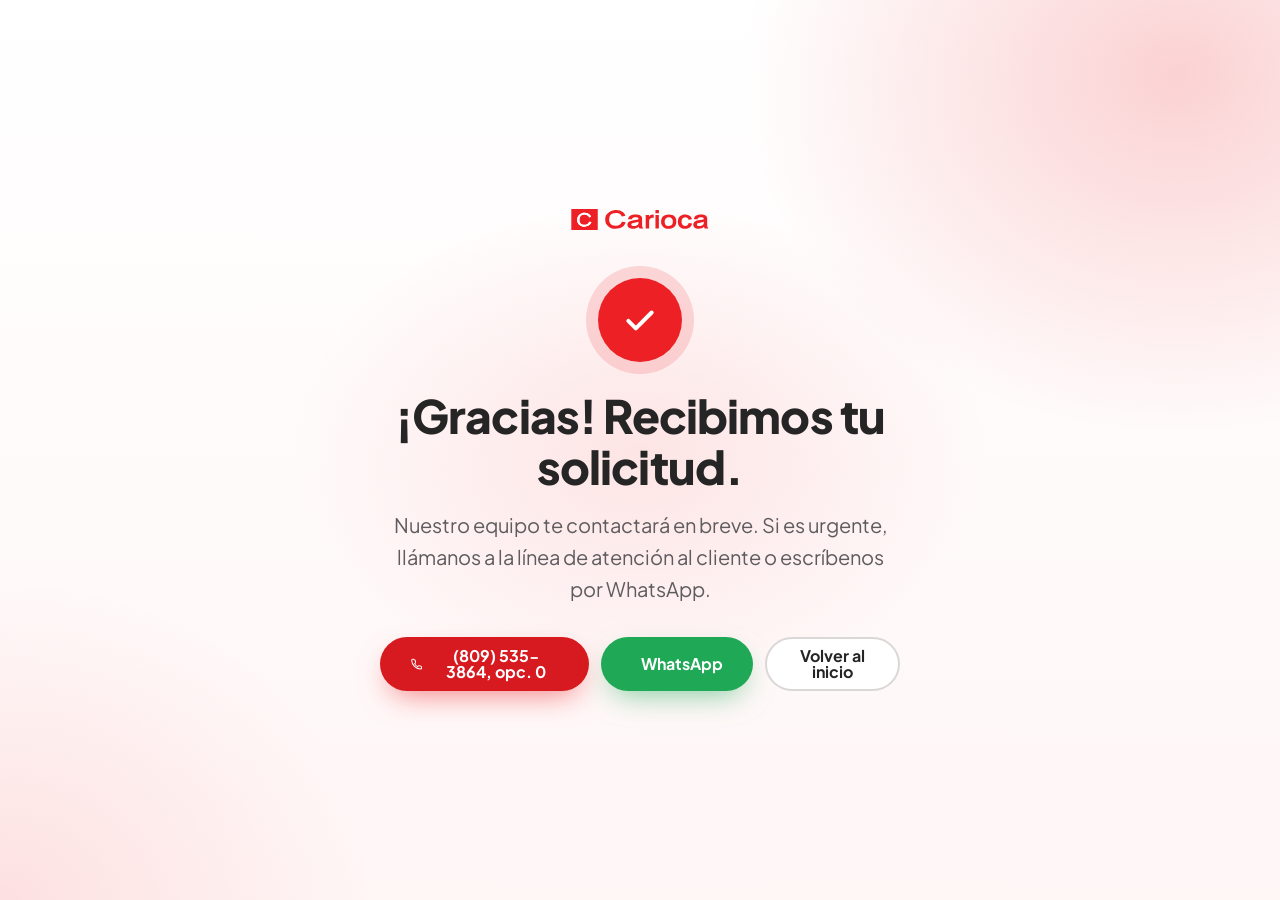
<file: site/gracias.html>
<!doctype html>
<html lang="es">
<head>
<meta charset="utf-8">
<meta name="viewport" content="width=device-width, initial-scale=1">
<title>Gracias | Carioca</title>
<meta name="robots" content="noindex,nofollow">
<meta name="theme-color" content="#ffffff">
<link rel="icon" href="favicon.svg" type="image/svg+xml">
<link rel="preconnect" href="https://fonts.googleapis.com">
<link rel="preconnect" href="https://fonts.gstatic.com" crossorigin>
<link href="https://fonts.googleapis.com/css2?family=Plus+Jakarta+Sans:wght@400;500;600;700;800&display=swap" rel="stylesheet">
<link rel="stylesheet" href="css/styles.css">
<script>try{if(localStorage.getItem('carioca-lang')==='en')document.documentElement.lang='en'}catch(e){}</script>
<style>
  .ty{min-height:100vh;display:grid;place-items:center;text-align:center;padding:40px 0}
  .ty__card{max-width:560px;margin:0 auto}
  .ty__icon{width:84px;height:84px;margin:0 auto 28px;border-radius:50%;background:var(--red);display:grid;place-items:center;box-shadow:0 0 0 12px rgba(236,32,37,.15)}
  .ty__icon svg{width:40px;height:40px}
  .ty h1{font-size:clamp(30px,7vw,46px);font-weight:800;color:var(--ink)}
  .ty .lead{margin:18px auto 32px}
  .ty__ctas{display:flex;flex-direction:column;gap:12px;align-items:center}
  .ty__logo{width:190px;margin:0 auto 48px}
  @media (min-width:600px){.ty__ctas{flex-direction:row;justify-content:center}}
</style>
</head>
<body data-keep-title>
<main class="hero ty">
  <div class="hero__bg" aria-hidden="true"></div>
  <div class="wrap ty__card">
    <a href="./"><img class="ty__logo" src="img/logo.svg" alt="Carioca" width="140" height="21"></a>
    <div class="ty__icon" aria-hidden="true"><svg viewBox="0 0 24 24" fill="none" stroke="#fff" stroke-width="2.4" stroke-linecap="round" stroke-linejoin="round"><path d="m5 12.5 4.5 4.5L19 7.5"/></svg></div>
    <h1 data-i18n="ty.title">¡Gracias! Recibimos tu solicitud.</h1>
    <p class="lead" data-i18n="ty.lead">Nuestro equipo te contactará en breve. Si es urgente, llámanos a la línea de atención al cliente o escríbenos por WhatsApp.</p>
    <div class="ty__ctas">
      <a class="btn btn--red" href="tel:+18095353864,0" data-tel><svg aria-hidden="true" viewBox="0 0 24 24" fill="none" stroke="currentColor" stroke-width="1.8" stroke-linecap="round" stroke-linejoin="round"><path d="M6.6 3.5h-2A1.6 1.6 0 0 0 3 5.2C3.4 13.6 10.4 20.6 18.8 21a1.6 1.6 0 0 0 1.7-1.6v-2a1.6 1.6 0 0 0-1.2-1.6l-3-.8a1.6 1.6 0 0 0-1.6.5l-1 1.2a12.5 12.5 0 0 1-5.4-5.4l1.2-1a1.6 1.6 0 0 0 .5-1.6l-.8-3a1.6 1.6 0 0 0-1.6-1.2z"/></svg>(809) 535-3864, opc. 0</a>
      <a class="btn btn--wa" href="https://wa.me/18498581517?text=Hola%20Carioca%2C%20me%20interesa%20conocer%20sus%20servicios%20de%20call%20center." target="_blank" rel="noopener" data-wa><svg aria-hidden="true" viewBox="0 0 24 24"><path fill="currentColor" d="M17.5 14.4c-.3-.1-1.8-.9-2-1-.3-.1-.5-.1-.7.1-.2.3-.8 1-.9 1.2-.2.2-.3.2-.6.1-.3-.1-1.3-.5-2.4-1.5-.9-.8-1.5-1.8-1.7-2.1-.2-.3 0-.5.1-.6l.4-.5.3-.5c.1-.2 0-.4 0-.5l-.9-2.2c-.2-.6-.5-.5-.7-.5h-.6c-.2 0-.5.1-.8.4-.3.3-1 1-1 2.5s1.1 2.9 1.2 3.1c.1.2 2.1 3.2 5.1 4.5.7.3 1.3.5 1.7.6.7.2 1.4.2 1.9.1.6-.1 1.8-.7 2-1.4.2-.7.2-1.3.2-1.4-.1-.1-.3-.2-.6-.3zM12 21.8c-1.8 0-3.5-.5-5-1.4l-.4-.2-3.7 1 1-3.6-.2-.4A9.8 9.8 0 1 1 12 21.8zm8.4-18.2A11.8 11.8 0 0 0 1.9 17.9L.2 24l6.3-1.7A11.8 11.8 0 0 0 24 12a11.7 11.7 0 0 0-3.6-8.4z"/></svg>WhatsApp</a>
      <a class="btn btn--ghost" href="./" data-i18n="ty.back">Volver al inicio</a>
    </div>
  </div>
</main>
<script src="js/i18n.js" defer></script>
<script src="js/analytics.js" defer></script>
</body>
</html>
</file>
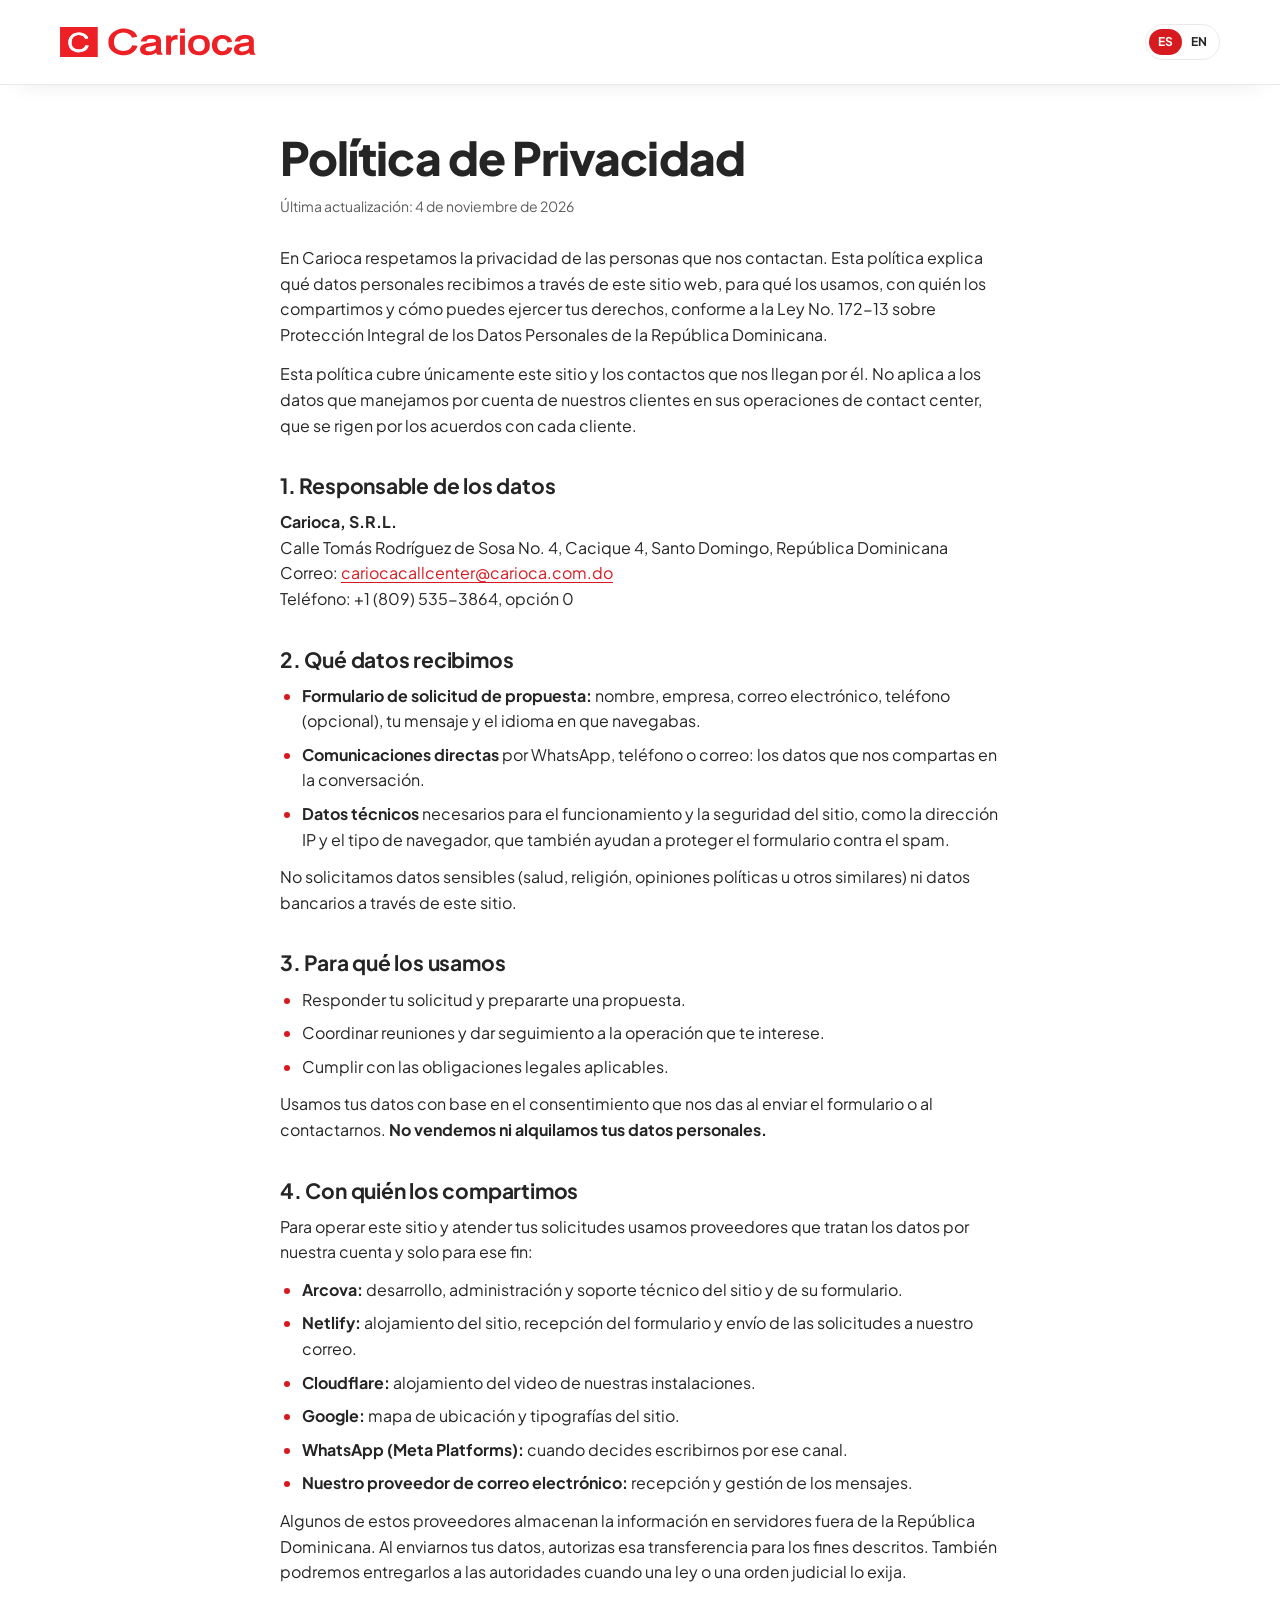
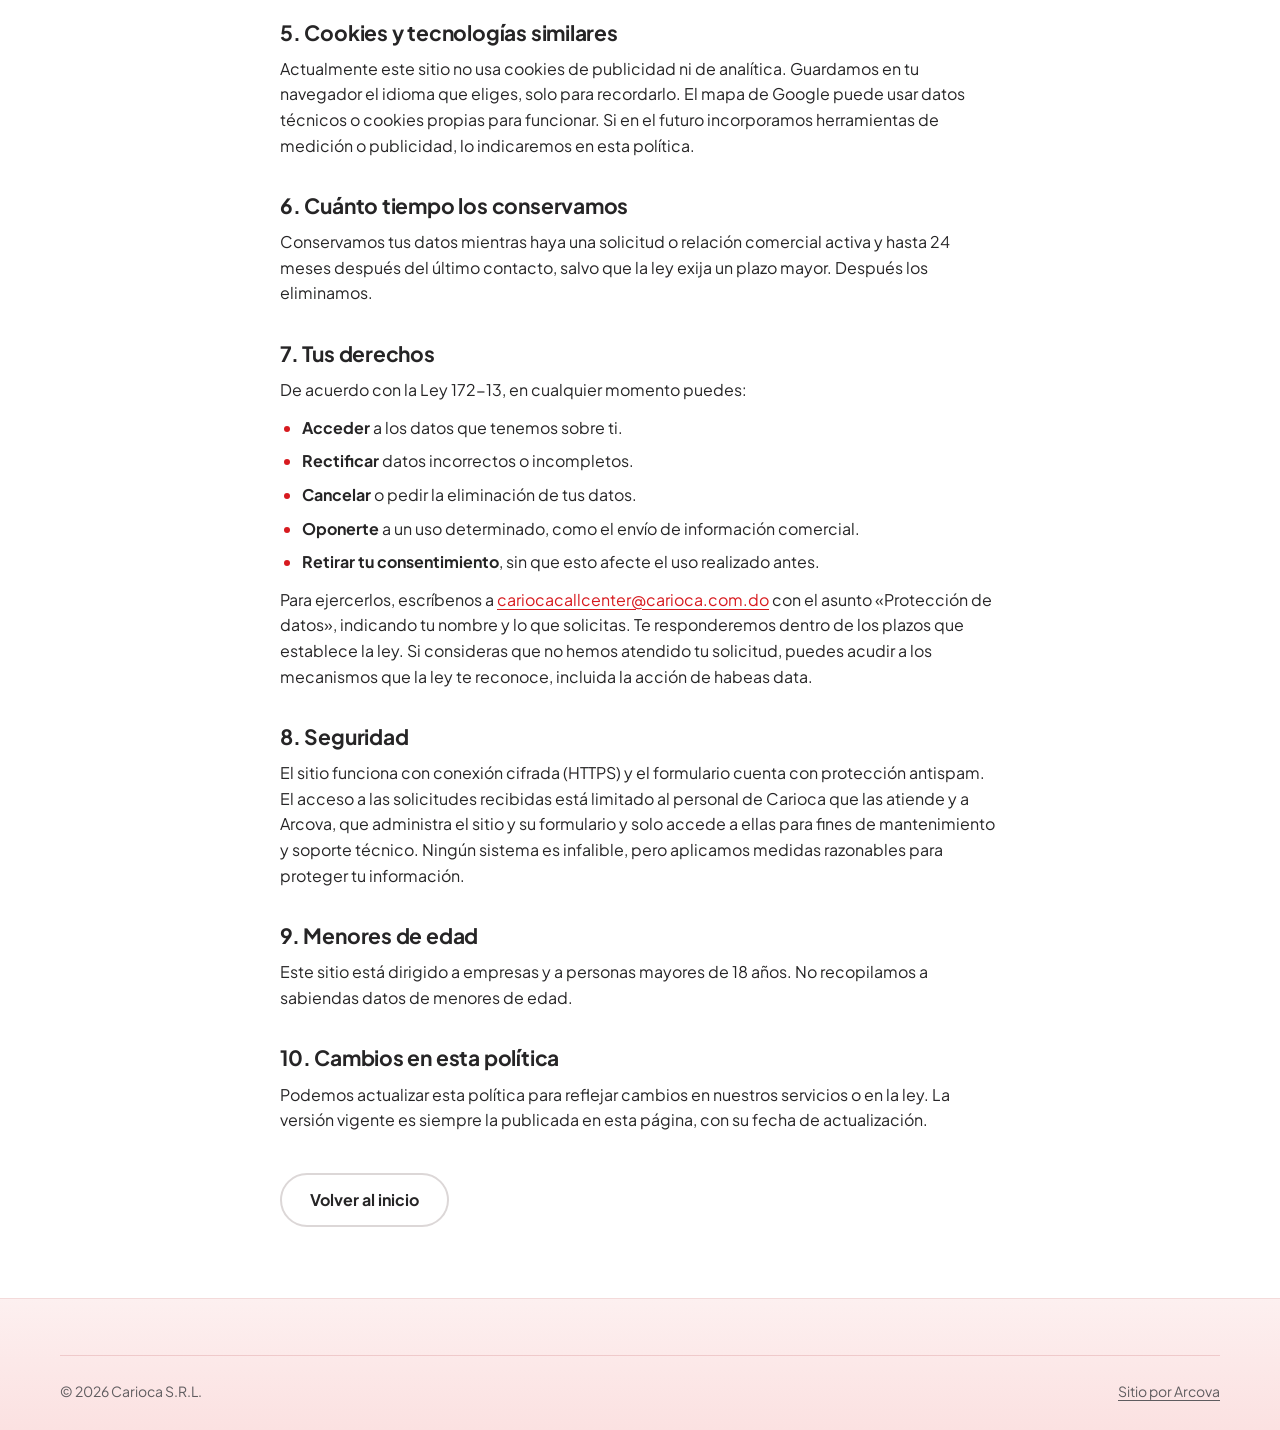
<file: site/privacidad.html>
<!doctype html>
<html lang="es">
<head>
<meta charset="utf-8">
<meta name="viewport" content="width=device-width, initial-scale=1">
<title>Política de Privacidad | Carioca</title>
<meta name="description" content="Política de Privacidad de Carioca S.R.L.: qué datos recibimos en este sitio, para qué los usamos y cómo ejercer tus derechos según la Ley 172-13.">
<link rel="canonical" href="https://cariocacenter.com/privacidad">
<meta name="theme-color" content="#ffffff">
<link rel="icon" href="favicon.svg" type="image/svg+xml">
<link rel="preconnect" href="https://fonts.googleapis.com">
<link rel="preconnect" href="https://fonts.gstatic.com" crossorigin>
<link href="https://fonts.googleapis.com/css2?family=Plus+Jakarta+Sans:wght@400;500;600;700;800&display=swap" rel="stylesheet">
<link rel="stylesheet" href="css/styles.css">
<script>try{if(localStorage.getItem('carioca-lang')==='en')document.documentElement.lang='en'}catch(e){}</script>
</head>
<body data-title-en="Privacy Policy | Carioca">
<a class="skip" href="#main" data-i18n="skip">Saltar al contenido</a>
<header class="nav is-solid">
  <div class="wrap nav__in">
    <a class="nav__logo" href="./" aria-label="Carioca — inicio"><img src="img/logo.svg" alt="Carioca" width="190" height="29"></a>
    <div class="nav__actions">
      <button class="lang" type="button" aria-label="Cambiar idioma / Change language" data-lang-toggle><span data-l="es">ES</span><span data-l="en">EN</span></button>
    </div>
  </div>
</header>

<!-- Base: política de Lowess, adaptada a lo que este sitio hace de verdad. Carioca debe validarla (plazo de 24 meses incluido). -->
<main id="main" class="legal">
  <article class="wrap legal__in">
    <h1 data-i18n="pv.title">Política de Privacidad</h1>
    <p class="legal__date" data-i18n="pv.date">Última actualización: 4 de noviembre de 2026</p>
    <p data-i18n="pv.intro">En Carioca respetamos la privacidad de las personas que nos contactan. Esta política explica qué datos personales recibimos a través de este sitio web, para qué los usamos, con quién los compartimos y cómo puedes ejercer tus derechos, conforme a la Ley No. 172-13 sobre Protección Integral de los Datos Personales de la República Dominicana.</p>
    <p data-i18n="pv.scope">Esta política cubre únicamente este sitio y los contactos que nos llegan por él. No aplica a los datos que manejamos por cuenta de nuestros clientes en sus operaciones de contact center, que se rigen por los acuerdos con cada cliente.</p>

    <h2 data-i18n="pv.1t">1. Responsable de los datos</h2>
    <p data-i18n-html="pv.1a"><strong>Carioca, S.R.L.</strong><br>Calle Tomás Rodríguez de Sosa No. 4, Cacique 4, Santo Domingo, República Dominicana<br>Correo: <a href="mailto:cariocacallcenter@carioca.com.do">cariocacallcenter@carioca.com.do</a><br>Teléfono: +1 (809) 535-3864, opción 0</p>

    <h2 data-i18n="pv.2t">2. Qué datos recibimos</h2>
    <ul>
      <li data-i18n-html="pv.2a"><strong>Formulario de solicitud de propuesta:</strong> nombre, empresa, correo electrónico, teléfono (opcional), tu mensaje y el idioma en que navegabas.</li>
      <li data-i18n-html="pv.2b"><strong>Comunicaciones directas</strong> por WhatsApp, teléfono o correo: los datos que nos compartas en la conversación.</li>
      <li data-i18n-html="pv.2c"><strong>Datos técnicos</strong> necesarios para el funcionamiento y la seguridad del sitio, como la dirección IP y el tipo de navegador, que también ayudan a proteger el formulario contra el spam.</li>
    </ul>
    <p data-i18n="pv.2d">No solicitamos datos sensibles (salud, religión, opiniones políticas u otros similares) ni datos bancarios a través de este sitio.</p>

    <h2 data-i18n="pv.3t">3. Para qué los usamos</h2>
    <ul>
      <li data-i18n="pv.3a">Responder tu solicitud y prepararte una propuesta.</li>
      <li data-i18n="pv.3b">Coordinar reuniones y dar seguimiento a la operación que te interese.</li>
      <li data-i18n="pv.3c">Cumplir con las obligaciones legales aplicables.</li>
    </ul>
    <p data-i18n-html="pv.3d">Usamos tus datos con base en el consentimiento que nos das al enviar el formulario o al contactarnos. <strong>No vendemos ni alquilamos tus datos personales.</strong></p>

    <h2 data-i18n="pv.4t">4. Con quién los compartimos</h2>
    <p data-i18n="pv.4i">Para operar este sitio y atender tus solicitudes usamos proveedores que tratan los datos por nuestra cuenta y solo para ese fin:</p>
    <ul>
      <li data-i18n-html="pv.4a"><strong>Arcova:</strong> desarrollo, administración y soporte técnico del sitio y de su formulario.</li>
      <li data-i18n-html="pv.4b"><strong>Netlify:</strong> alojamiento del sitio, recepción del formulario y envío de las solicitudes a nuestro correo.</li>
      <li data-i18n-html="pv.4c"><strong>Cloudflare:</strong> alojamiento del video de nuestras instalaciones.</li>
      <li data-i18n-html="pv.4d"><strong>Google:</strong> mapa de ubicación y tipografías del sitio.</li>
      <li data-i18n-html="pv.4e"><strong>WhatsApp (Meta Platforms):</strong> cuando decides escribirnos por ese canal.</li>
      <li data-i18n-html="pv.4f"><strong>Nuestro proveedor de correo electrónico:</strong> recepción y gestión de los mensajes.</li>
    </ul>
    <p data-i18n="pv.4j">Algunos de estos proveedores almacenan la información en servidores fuera de la República Dominicana. Al enviarnos tus datos, autorizas esa transferencia para los fines descritos. También podremos entregarlos a las autoridades cuando una ley o una orden judicial lo exija.</p>

    <h2 data-i18n="pv.5t">5. Cookies y tecnologías similares</h2>
    <p data-i18n="pv.5a">Actualmente este sitio no usa cookies de publicidad ni de analítica. Guardamos en tu navegador el idioma que eliges, solo para recordarlo. El mapa de Google puede usar datos técnicos o cookies propias para funcionar. Si en el futuro incorporamos herramientas de medición o publicidad, lo indicaremos en esta política.</p>

    <h2 data-i18n="pv.6t">6. Cuánto tiempo los conservamos</h2>
    <p data-i18n="pv.6a">Conservamos tus datos mientras haya una solicitud o relación comercial activa y hasta 24 meses después del último contacto, salvo que la ley exija un plazo mayor. Después los eliminamos.</p>

    <h2 data-i18n="pv.7t">7. Tus derechos</h2>
    <p data-i18n="pv.7i">De acuerdo con la Ley 172-13, en cualquier momento puedes:</p>
    <ul>
      <li data-i18n-html="pv.7a"><strong>Acceder</strong> a los datos que tenemos sobre ti.</li>
      <li data-i18n-html="pv.7b"><strong>Rectificar</strong> datos incorrectos o incompletos.</li>
      <li data-i18n-html="pv.7c"><strong>Cancelar</strong> o pedir la eliminación de tus datos.</li>
      <li data-i18n-html="pv.7d"><strong>Oponerte</strong> a un uso determinado, como el envío de información comercial.</li>
      <li data-i18n-html="pv.7e"><strong>Retirar tu consentimiento</strong>, sin que esto afecte el uso realizado antes.</li>
    </ul>
    <p data-i18n-html="pv.7j">Para ejercerlos, escríbenos a <a href="mailto:cariocacallcenter@carioca.com.do?subject=Protecci%C3%B3n%20de%20datos">cariocacallcenter@carioca.com.do</a> con el asunto «Protección de datos», indicando tu nombre y lo que solicitas. Te responderemos dentro de los plazos que establece la ley. Si consideras que no hemos atendido tu solicitud, puedes acudir a los mecanismos que la ley te reconoce, incluida la acción de habeas data.</p>

    <h2 data-i18n="pv.8t">8. Seguridad</h2>
    <p data-i18n="pv.8a">El sitio funciona con conexión cifrada (HTTPS) y el formulario cuenta con protección antispam. El acceso a las solicitudes recibidas está limitado al personal de Carioca que las atiende y a Arcova, que administra el sitio y su formulario y solo accede a ellas para fines de mantenimiento y soporte técnico. Ningún sistema es infalible, pero aplicamos medidas razonables para proteger tu información.</p>

    <h2 data-i18n="pv.9t">9. Menores de edad</h2>
    <p data-i18n="pv.9a">Este sitio está dirigido a empresas y a personas mayores de 18 años. No recopilamos a sabiendas datos de menores de edad.</p>

    <h2 data-i18n="pv.10t">10. Cambios en esta política</h2>
    <p data-i18n="pv.10a">Podemos actualizar esta política para reflejar cambios en nuestros servicios o en la ley. La versión vigente es siempre la publicada en esta página, con su fecha de actualización.</p>

    <p class="legal__back"><a class="btn btn--ghost" href="./" data-i18n="ty.back">Volver al inicio</a></p>
  </article>
</main>

<footer class="footer">
  <div class="wrap footer__in">
    <div class="footer__bottom">
      <span>© 2026 Carioca S.R.L.</span>
      <a href="https://arcovaco.com" target="_blank" rel="noopener" data-i18n="foot.by">Sitio por Arcova</a>
    </div>
  </div>
</footer>
<script src="js/i18n.js" defer></script>
<script src="js/analytics.js" defer></script>
</body>
</html>
</file>
<file: site/css/styles.css>
/* Carioca — estilos. Paleta de marca: #ec2025 / #262526 / #ffffff
   v2 (feedback del cliente 2026-10-21): base blanca y roja, sin fondos negros. */
:root{
  --red:#ec2025;          /* rojo de marca: superficies grandes y decoración */
  --red-600:#d71a1f;      /* rojo con contraste AA sobre blanco (botones, texto) */
  --red-800:#a3171c;
  --red-50:#fdf0f0;
  --red-100:#fbe1e1;
  --ink:#262526;          /* gris carbón de marca (texto) */
  --muted:#5f5c5f;
  --line:#ece8e8;
  --paper:#ffffff;
  --paper-2:#f8f6f5;
  --radius:20px;
  --shadow:0 18px 50px -20px rgba(38,37,38,.28);
  --shadow-red:0 24px 60px -24px rgba(215,26,31,.45);
  --font:"Plus Jakarta Sans",system-ui,-apple-system,"Segoe UI",Roboto,sans-serif;
  --ease:cubic-bezier(.2,.7,.2,1);
  --nav-h:74px;
}
*,*::before,*::after{box-sizing:border-box}
html{scroll-behavior:smooth;scroll-padding-top:var(--nav-h);-webkit-text-size-adjust:100%}
body{margin:0;font-family:var(--font);color:var(--ink);background:var(--paper);font-size:16px;line-height:1.6;overflow-x:hidden;-webkit-font-smoothing:antialiased}
img,svg{display:block;max-width:100%}
figure{margin:0}
a{color:inherit;text-decoration:none}
h1,h2,h3{margin:0;line-height:1.1;letter-spacing:-.02em}
p{margin:0}
ul,ol{margin:0;padding:0;list-style:none}
:focus-visible{outline:3px solid var(--red);outline-offset:3px;border-radius:6px}
.wrap{width:100%;max-width:1200px;margin:0 auto;padding:0 20px}
.skip{position:absolute;left:12px;top:-60px;z-index:100;background:var(--ink);color:#fff;padding:10px 16px;border-radius:10px}
.skip:focus{top:12px}

/* Botones */
.btn{display:inline-flex;align-items:center;justify-content:center;gap:10px;min-height:54px;padding:0 28px;border-radius:999px;font:700 16px/1 var(--font);border:2px solid transparent;cursor:pointer;transition:transform .25s var(--ease),background .25s,box-shadow .25s,border-color .25s,color .25s}
.btn svg{width:20px;height:20px}
.btn--red{background:var(--red-600);color:#fff;box-shadow:0 12px 30px -10px rgba(236,32,37,.6)}
.btn--red:hover{background:var(--red);transform:translateY(-2px)}
.btn--ghost{color:var(--ink);border-color:#dcd7d7;background:#fff}
.btn--ghost:hover{border-color:var(--red-600);color:var(--red-600);transform:translateY(-2px)}
.btn--wa{background:#1fa855;color:#fff;box-shadow:0 12px 30px -10px rgba(31,168,85,.6)}
.btn--wa:hover{background:#18934a;transform:translateY(-2px)}
.btn--sm{min-height:44px;padding:0 20px;font-size:14px}
.btn--block{width:100%}

/* Tipografía (más grande, pedido del cliente) */
.eyebrow{display:inline-flex;align-items:center;gap:12px;font-size:15px;font-weight:800;letter-spacing:.14em;text-transform:uppercase;color:var(--red-600);margin-bottom:18px}
.eyebrow::before{content:"";width:30px;height:3px;border-radius:3px;background:currentColor}
.eyebrow--light{color:#fff}
.eyebrow--light::before{background:#fff}
.eyebrow--mark::before{display:none}
.eyebrow__mark{width:24px;height:auto;flex:none}
.h2{font-size:clamp(34px,7.4vw,60px);font-weight:800;letter-spacing:-.03em}
.h2 em,.hero__title em{font-style:normal;color:var(--red)}
.h2--light{color:#fff}
.lead{font-size:clamp(17px,2.2vw,20px);color:var(--muted);margin-top:20px;max-width:660px}
.lead--light{color:rgba(255,255,255,.88)}
.section{padding:clamp(76px,11vw,128px) 0}
.sec-head{max-width:800px;margin-bottom:clamp(36px,6vw,60px)}
.sub-head{font-size:clamp(24px,4vw,32px);font-weight:800;margin:clamp(56px,8vw,88px) 0 28px}

/* Navegación (siempre clara; logo rojo y más grande) */
.nav{position:fixed;inset:0 0 auto;z-index:50;height:var(--nav-h);background:rgba(255,255,255,.82);backdrop-filter:saturate(1.4) blur(14px);transition:box-shadow .3s,background .3s}
.nav.is-solid{background:rgba(255,255,255,.95);box-shadow:0 1px 0 var(--line),0 10px 30px -20px rgba(0,0,0,.2)}
.nav__in{height:100%;display:flex;align-items:center;justify-content:space-between;gap:16px}
.nav__logo img{width:158px;height:auto}
.nav__links{display:none}
.nav__actions{display:flex;align-items:center;gap:10px}
.nav__cta{display:none}
.lang{display:inline-flex;border:1.5px solid var(--line);border-radius:999px;padding:3px;background:#fff;cursor:pointer;font:700 12px/1 var(--font);color:var(--ink);min-height:36px;align-items:center}
.lang span{padding:7px 9px;border-radius:999px;transition:background .25s,color .25s}
html[lang="es"] .lang [data-l="es"],html[lang="en"] .lang [data-l="en"]{background:var(--red-600);color:#fff}
.burger{width:44px;height:44px;border:0;background:transparent;display:grid;place-content:center;gap:6px;cursor:pointer}
.burger span{width:24px;height:2.5px;background:var(--ink);border-radius:2px;transition:transform .3s}
.nav.is-open .burger span:first-child{transform:translateY(4.25px) rotate(45deg)}
.nav.is-open .burger span:last-child{transform:translateY(-4.25px) rotate(-45deg)}
@media (max-width:1139px){
  .nav__links{display:flex;flex-direction:column;position:fixed;inset:var(--nav-h) 0 auto;background:#fff;padding:8px 20px 24px;box-shadow:var(--shadow);transform:translateY(-12px);opacity:0;visibility:hidden;transition:.3s var(--ease);max-height:calc(100vh - var(--nav-h));overflow:auto}
  .nav__links a{padding:15px 4px;font-size:18px;font-weight:600;border-bottom:1px solid var(--line)}
  .nav.is-open{background:#fff}
  .nav.is-open .nav__links{transform:none;opacity:1;visibility:visible}
}
@media (min-width:1140px){
  .burger{display:none}
  .nav__cta{display:inline-flex}
  .nav__links{display:flex;gap:26px;font-size:15px;font-weight:600}
  .nav__links a{position:relative;padding:6px 0}
  .nav__links a::after{content:"";position:absolute;left:0;bottom:0;height:2px;width:100%;background:var(--red);transform:scaleX(0);transform-origin:left;transition:transform .3s var(--ease)}
  .nav__links a:hover{color:var(--red-600)}
  .nav__links a:hover::after{transform:scaleX(1)}
  .nav__logo img{width:196px}
  :root{--nav-h:84px}
}

/* Hero (fondo blanco con degradado rojo suave) */
.hero{position:relative;background:#fff;padding:calc(var(--nav-h) + 36px) 0 76px;overflow:hidden;isolation:isolate}
.hero__bg{position:absolute;inset:0;z-index:-1;background:
  radial-gradient(55% 65% at 92% 8%,rgba(236,32,37,.20),transparent 62%),
  radial-gradient(45% 55% at 0% 100%,rgba(236,32,37,.10),transparent 65%),
  linear-gradient(180deg,#fff 0%,#fff6f6 100%)}
.hero__bg::after{content:"";position:absolute;inset:-20%;background:radial-gradient(28% 28% at 50% 50%,rgba(236,32,37,.10),transparent 70%);animation:drift 18s ease-in-out infinite alternate}
.hero__wave{position:absolute;left:0;right:0;bottom:0;width:100%;height:46%}
.hero__in{display:grid;gap:52px;align-items:center}
.hero__title{font-size:clamp(42px,10.5vw,78px);font-weight:800;letter-spacing:-.04em;line-height:1.02}
.hero__lead{font-size:clamp(17px,2.4vw,20px);color:var(--muted);margin-top:22px;max-width:580px}
.hero__ctas{display:flex;flex-direction:column;gap:12px;margin-top:32px}
.hero__visual{position:relative;max-width:580px}
.hero__photo{border-radius:28px;overflow:hidden;box-shadow:0 40px 80px -34px rgba(120,20,24,.45);aspect-ratio:4/3;border:6px solid #fff}
.hero__photo img{width:100%;height:100%;object-fit:cover}
.chip{position:absolute;display:flex;align-items:center;gap:12px;background:#fff;color:var(--ink);border-radius:16px;padding:12px 16px;box-shadow:var(--shadow);font-size:14px;line-height:1.25}
.chip--call{left:-6px;bottom:-22px;animation:float 6s ease-in-out infinite}
.chip--call b{display:block;font-size:14px}
.chip--call small{color:var(--muted);font-variant-numeric:tabular-nums;font-size:13px}
.chip__pulse{width:12px;height:12px;border-radius:50%;background:#1fbf5b;box-shadow:0 0 0 0 rgba(31,191,91,.6);animation:pingG 1.8s infinite}
.eq{display:flex;align-items:flex-end;gap:3px;height:20px}
.eq i{width:3px;background:var(--red);border-radius:2px;animation:eq 1s ease-in-out infinite}
.eq i:nth-child(2){animation-delay:-.2s}.eq i:nth-child(3){animation-delay:-.45s}.eq i:nth-child(4){animation-delay:-.7s}.eq i:nth-child(5){animation-delay:-.35s}
.chip--years{right:-6px;top:-24px;background:var(--red-600);color:#fff;animation:float 7s ease-in-out -2s infinite}
.chip--years b{font-size:34px;font-weight:800;letter-spacing:-.03em;line-height:1}
.chip--years b::after{content:"+";font-size:22px;vertical-align:top;margin-left:1px}
.chip--years > span{font-size:13px}
@media (max-width:420px){.hero__ctas .btn{font-size:15px;padding:0 14px;gap:8px}}
@media (min-width:600px){.hero__ctas{flex-direction:row;flex-wrap:wrap}}
@media (min-width:960px){
  .hero{padding:calc(var(--nav-h) + 64px) 0 110px;min-height:min(94vh,880px);display:flex;align-items:center}
  .hero__in{grid-template-columns:1.1fr .9fr;gap:56px}
  .hero__title{font-size:clamp(52px,5vw,70px)}
  .chip--call{left:-36px}
  .chip--years{right:-20px}
}

/* Pilares (interactivos) */
.pillars{background:#fff;padding:28px 0}
.pillars__in{display:grid;grid-template-columns:1fr 1fr;gap:12px}
.pillar{display:flex;flex-direction:column;gap:14px;padding:22px 18px;border-radius:var(--radius);background:var(--paper-2);border:1px solid var(--line);transition:background .35s,color .35s,transform .35s var(--ease),box-shadow .35s;cursor:default}
.pillar__ic{display:grid;place-items:center;width:48px;height:48px;border-radius:14px;background:#fff;color:var(--red-600);transition:background .35s,color .35s,transform .45s var(--ease)}
.pillar__ic svg{width:26px;height:26px}
.pillar p{font-size:15px;color:var(--muted);line-height:1.45;transition:color .35s}
.pillar b{display:block;color:var(--ink);font-size:17px;transition:color .35s}
.pillar:hover{background:var(--red-600);transform:translateY(-6px);box-shadow:var(--shadow-red)}
.pillar:hover p,.pillar:hover b{color:#fff}
.pillar:hover .pillar__ic{background:rgba(255,255,255,.18);color:#fff;transform:rotate(-8deg) scale(1.08)}
@media (min-width:960px){
  .pillars{padding:0;margin-top:-44px;position:relative;z-index:2}
  .pillars__in{grid-template-columns:repeat(4,1fr);gap:16px}
  .pillar{flex-direction:row;align-items:center;padding:26px 22px;background:#fff;box-shadow:var(--shadow)}
}

/* El reto */
.problem{background:var(--paper-2)}
.problem__in{display:grid;gap:40px}
.problem__head{display:grid;gap:32px}
.problem__img{border-radius:var(--radius);overflow:hidden;box-shadow:var(--shadow);aspect-ratio:4/3}
.problem__img img{width:100%;height:100%;object-fit:cover;transition:transform 1.2s var(--ease)}
.problem__img:hover img{transform:scale(1.05)}
.compare{display:grid;gap:16px;align-items:start}
.compare__col{border-radius:var(--radius);padding:30px 26px;transition:transform .4s var(--ease),box-shadow .4s}
.compare__col h3{display:flex;align-items:center;gap:10px;font-size:21px;margin-bottom:18px}
.compare__brand{display:flex!important;align-items:center;gap:12px;margin:-30px -26px 18px!important;padding:20px 26px;background:#fff;color:var(--ink);border-radius:var(--radius) var(--radius) 0 0}
.compare__brand img{width:132px;height:auto}
.opt{font-style:normal;color:var(--red-600);font-weight:800;white-space:nowrap}
.compare__col li{position:relative;padding:12px 0 12px 36px;border-top:1px solid rgba(0,0,0,.07);font-size:16px;opacity:0;transform:translateX(-14px);transition:opacity .6s var(--ease),transform .6s var(--ease),color .3s}
.compare__col.is-in li{opacity:1;transform:none}
.compare__col li:nth-child(2){transition-delay:.12s}.compare__col li:nth-child(3){transition-delay:.24s}.compare__col li:nth-child(4){transition-delay:.36s}.compare__col li:nth-child(5){transition-delay:.48s}
.compare__col li::before{content:"";position:absolute;left:0;top:14px;width:24px;height:24px;border-radius:50%;background-position:center;background-repeat:no-repeat;background-size:12px;transition:transform .35s var(--ease)}
.compare__col li:hover::before{transform:scale(1.2)}
.compare__col--pain{background:#fff;border:1px solid var(--line)}
.compare__col--pain li{color:var(--muted)}
.compare__col--pain li::before{background-color:#f1eeee;background-image:url("data:image/svg+xml,%3Csvg xmlns='http://www.w3.org/2000/svg' viewBox='0 0 12 12'%3E%3Cpath d='M3 3l6 6M9 3l-6 6' stroke='%235f5c5f' stroke-width='1.8' stroke-linecap='round'/%3E%3C/svg%3E")}
.compare__col--gain{background:linear-gradient(150deg,var(--red) 0%,var(--red-600) 45%,var(--red-800) 100%);color:#fff;box-shadow:var(--shadow-red)}
.compare__col--gain li{border-color:rgba(255,255,255,.18)}
.compare__col--gain li::before{background-color:#fff;background-image:url("data:image/svg+xml,%3Csvg xmlns='http://www.w3.org/2000/svg' viewBox='0 0 12 12'%3E%3Cpath d='M2.5 6.2l2.4 2.4 4.6-5' fill='none' stroke='%23d71a1f' stroke-width='1.9' stroke-linecap='round' stroke-linejoin='round'/%3E%3C/svg%3E")}
.compare__col:hover{transform:translateY(-4px)}
.compare__arrow{display:grid;place-items:center;justify-self:center;width:52px;height:52px;border-radius:50%;background:#fff;color:var(--red-600);box-shadow:var(--shadow)}
.compare__arrow.is-in{animation:pulse 2.4s ease-in-out 1s infinite}
.compare__arrow svg{width:24px;height:24px;transform:rotate(90deg)}
@media (min-width:960px){
  .problem__in{gap:56px}
  .problem__head{grid-template-columns:1.1fr .9fr;gap:64px;align-items:center}
  .compare{grid-template-columns:1fr auto 1fr;gap:20px}
  .compare__arrow{align-self:center}
  .compare__arrow svg{transform:none}
  .compare__col{padding:36px 34px}
  .compare__brand{margin:-36px -34px 20px!important;padding:22px 34px}
}

/* Servicios: soluciones con imagen */
.solutions{display:grid;gap:18px}
.sol{display:flex;flex-direction:column;border-radius:var(--radius);overflow:hidden;background:#fff;border:1px solid var(--line);transition:transform .4s var(--ease),box-shadow .4s,border-color .4s}
.sol__img{aspect-ratio:16/10;overflow:hidden;position:relative}
.sol__img::after{content:"";position:absolute;inset:0;background:linear-gradient(180deg,transparent 55%,rgba(215,26,31,.35));opacity:0;transition:opacity .4s}
.sol__img img{width:100%;height:100%;object-fit:cover;transition:transform .9s var(--ease)}
.sol__body{padding:22px 24px 26px;position:relative}
.sol__tag{position:absolute;top:-17px;left:24px;background:var(--red-600);color:#fff;font-size:12px;font-weight:800;letter-spacing:.08em;text-transform:uppercase;padding:8px 12px;border-radius:999px;box-shadow:0 8px 20px -8px rgba(215,26,31,.7)}
.sol h3{font-size:21px;margin:8px 0 10px}
.sol p{color:var(--muted)}
.sol:hover{transform:translateY(-6px);box-shadow:var(--shadow);border-color:transparent}
.sol:hover .sol__img img{transform:scale(1.07)}
.sol:hover .sol__img::after{opacity:1}
@media (min-width:640px){.solutions{grid-template-columns:1fr 1fr}.sol:last-child{grid-column:1/-1}.sol:last-child .sol__img{aspect-ratio:21/9}}
@media (min-width:1000px){
  .solutions{grid-template-columns:repeat(6,1fr);gap:22px}
  .sol{grid-column:span 2}
  .sol:nth-child(4),.sol:nth-child(5){grid-column:span 3}
  .sol:last-child .sol__img{aspect-ratio:16/8}
  .sol:nth-child(4) .sol__img{aspect-ratio:16/8}
}

/* Experiencia operativa (lista del cliente) */
.ops{margin-top:clamp(56px,8vw,88px);padding:clamp(28px,5vw,48px);border-radius:28px;background:linear-gradient(140deg,var(--red-50) 0%,#fff 60%);border:1px solid #f3dede}
.ops .sub-head{margin:0}
.ops .lead{margin-top:12px}
.ops__list{display:grid;gap:10px;margin-top:28px}
.ops__list li{position:relative;display:block;padding:15px 16px 15px 54px;background:#fff;border:1px solid var(--line);border-radius:14px;font-weight:700;font-size:15.5px;line-height:1.35;transition:border-color .3s,transform .3s var(--ease),box-shadow .3s}
.ops__list li::before{content:"";position:absolute;left:16px;top:50%;margin-top:-13px;width:26px;height:26px;border-radius:8px;background:var(--red-600) url("data:image/svg+xml,%3Csvg xmlns='http://www.w3.org/2000/svg' viewBox='0 0 12 12'%3E%3Cpath d='M2.5 6.2l2.4 2.4 4.6-5' fill='none' stroke='%23fff' stroke-width='1.9' stroke-linecap='round' stroke-linejoin='round'/%3E%3C/svg%3E") center/13px no-repeat}
.ops__list li span{font-weight:500;color:var(--muted)}
.ops__list li:hover{border-color:var(--red-600);transform:translateY(-2px);box-shadow:var(--shadow)}
.ops__note{margin-top:24px;color:var(--muted);font-size:16px;max-width:760px}
@media (min-width:640px){.ops__list{grid-template-columns:1fr 1fr}}
@media (min-width:1000px){.ops__list{grid-template-columns:repeat(3,1fr)}}

/* Beneficios */
.cards{display:grid;gap:16px}
.card{position:relative;padding:30px 26px;border:1px solid var(--line);border-radius:var(--radius);background:var(--paper-2);transition:transform .35s var(--ease),box-shadow .35s,background .35s;overflow:hidden}
.card::after{content:"";position:absolute;left:0;top:0;height:4px;width:100%;background:linear-gradient(90deg,var(--red),var(--red-800));transform:scaleX(0);transform-origin:left;transition:transform .45s var(--ease)}
.card:hover{transform:translateY(-4px);box-shadow:var(--shadow);background:#fff}
.card:hover::after{transform:scaleX(1)}
.card__icon{display:grid;place-items:center;width:54px;height:54px;border-radius:14px;background:var(--red-100);color:var(--red-600);margin-bottom:22px}
.card__icon svg{width:26px;height:26px}
.card h3{font-size:20px;margin-bottom:10px}
.card p{color:var(--muted)}
@media (min-width:640px){.cards{grid-template-columns:1fr 1fr}}
@media (min-width:1100px){.cards{grid-template-columns:repeat(4,1fr)}}

/* Por qué (degradado rojo, sin negro) */
.why{position:relative;color:#fff;padding:clamp(84px,12vw,136px) 0;overflow:hidden;isolation:isolate}
.why__bg{position:absolute;inset:0;z-index:-1;background:
  radial-gradient(60% 80% at 0% 100%,rgba(255,255,255,.22),transparent 55%),
  radial-gradient(50% 60% at 100% 0%,rgba(255,255,255,.12),transparent 60%),
  linear-gradient(120deg,#f0383c 0%,var(--red) 30%,var(--red-600) 60%,var(--red-800) 100%)}
.why__head{max-width:780px;margin-bottom:52px}
.why__head .h2 em{color:#fff;opacity:.78}
.why__grid{display:grid;gap:14px}
.why__item{padding:28px 24px;border-radius:var(--radius);background:rgba(255,255,255,.12);border:1px solid rgba(255,255,255,.25);backdrop-filter:blur(8px);transition:background .35s,transform .35s var(--ease),color .35s}
.why__n{font-size:14px;font-weight:800;letter-spacing:.1em;color:rgba(255,255,255,.75)}
.why__item h3{font-size:21px;margin:12px 0 8px}
.why__item p{color:rgba(255,255,255,.9);transition:color .35s}
.why__item:hover{background:#fff;color:var(--ink);transform:translateY(-6px)}
.why__item:hover .why__n{color:var(--red-600)}
.why__item:hover p{color:var(--muted)}
@media (min-width:640px){.why__grid{grid-template-columns:1fr 1fr}}
@media (min-width:1100px){.why__grid{grid-template-columns:repeat(4,1fr)}}

/* Proceso: 12 etapas con descripción al pasar el cursor */
.steps{display:grid;grid-template-columns:1fr;gap:10px}
.step{position:relative;display:grid;grid-template-columns:auto 1fr;column-gap:16px;row-gap:4px;align-items:center;padding:18px 20px;border-radius:16px;background:var(--paper-2);border:1px solid var(--line);outline:none;transition:background .35s,color .35s,transform .35s var(--ease),box-shadow .35s}
.step__n{grid-row:span 2;font-size:30px;font-weight:800;color:var(--red);letter-spacing:-.03em;line-height:1;transition:color .35s}
.step b{font-size:17px;line-height:1.3}
.step p{font-size:14.5px;color:var(--muted);line-height:1.45;transition:color .35s}
@media (hover:hover) and (min-width:640px){
  .steps{grid-template-columns:repeat(3,minmax(0,1fr));gap:12px}
  .step{display:flex;flex-direction:column;align-items:flex-start;gap:10px;padding:24px 22px;min-height:150px;cursor:default}
  .step p{max-height:0;opacity:0;overflow:hidden;transform:translateY(6px);transition:max-height .45s var(--ease),opacity .35s,transform .35s var(--ease),color .35s}
  .step:hover,.step:focus-visible{background:var(--red-600);color:#fff;transform:translateY(-6px);box-shadow:var(--shadow-red);z-index:2}
  .step:hover .step__n,.step:focus-visible .step__n{color:#fff}
  .step:hover p,.step:focus-visible p{max-height:140px;opacity:1;transform:none;color:rgba(255,255,255,.92)}
}
@media (hover:hover) and (min-width:1000px){.steps{grid-template-columns:repeat(6,minmax(0,1fr))}}
@media (hover:none) and (min-width:640px){.steps{grid-template-columns:1fr 1fr}}

/* Sobre nosotros */
.about{background:linear-gradient(180deg,#fff 0%,var(--red-50) 100%)}
.about__in{display:grid;gap:40px;align-items:center}
.about__intro{font-size:clamp(20px,2.6vw,26px);font-weight:600;line-height:1.35;letter-spacing:-.01em;margin-top:20px;max-width:600px}
.about__video{position:relative;display:block;width:100%;padding:0;border:0;background:none;cursor:pointer;border-radius:28px;overflow:hidden;box-shadow:var(--shadow);aspect-ratio:4/3;font:inherit;color:inherit;text-align:left}
.about__video img{width:100%;height:100%;object-fit:cover;transition:transform .9s var(--ease)}
.about__video:hover img{transform:scale(1.04)}
.about__play{position:absolute;left:50%;top:50%;width:76px;height:76px;margin:-38px 0 0 -38px;display:grid;place-items:center;border-radius:50%;background:var(--red-600);color:#fff;box-shadow:0 0 0 10px rgba(255,255,255,.28);transition:transform .3s var(--ease)}
.about__play svg{width:34px;height:34px}
.about__video:hover .about__play{transform:scale(1.08)}
.about__badge{position:absolute;left:18px;bottom:18px;display:flex;align-items:center;gap:10px;background:var(--red-600);color:#fff;border-radius:16px;padding:12px 16px;font-size:14px;line-height:1.2;box-shadow:var(--shadow-red)}
.about__badge b{font-size:28px;letter-spacing:-.03em}
.about__grid{display:grid;gap:16px;margin-top:clamp(32px,5vw,52px)}
@media (max-width:480px){.about__play{width:60px;height:60px;margin:-46px 0 0 -30px;box-shadow:0 0 0 7px rgba(255,255,255,.28)}.about__play svg{width:26px;height:26px}}
.about__card{padding:30px 26px;background:#fff;border:1px solid var(--line);border-radius:var(--radius);border-top:4px solid var(--red-600);box-shadow:var(--shadow)}
.about__card h3{font-size:21px;margin-bottom:10px}
.about__card p{color:var(--muted)}
.social{display:flex;align-items:center;gap:10px;margin-top:30px;font-weight:700}
.social>span{margin-right:6px}
.social a{display:grid;place-items:center;width:46px;height:46px;border-radius:50%;background:#fff;color:var(--red-600);border:1px solid var(--line);transition:background .3s,color .3s,transform .3s var(--ease)}
.social a svg{width:22px;height:22px}
.social a:hover{background:var(--red-600);color:#fff;transform:translateY(-3px)}
@media (min-width:960px){.about__in{grid-template-columns:1fr 1fr;gap:72px}}
@media (min-width:860px){.about__grid{grid-template-columns:repeat(3,1fr);gap:20px}}

/* Video */
.video-link{display:inline-flex;align-items:center;gap:12px;margin-top:16px;padding:6px 20px 6px 6px;border:0;border-radius:999px;background:#fff;box-shadow:0 8px 24px -14px rgba(38,37,38,.45);cursor:pointer;font:700 16px/1.2 var(--font);color:var(--ink);text-align:left}
.video-link__ic{flex:none;display:grid;place-items:center;width:42px;height:42px;border-radius:50%;background:var(--red-100);color:var(--red-600);transition:background .25s,color .25s,transform .25s var(--ease)}
.video-link__ic svg{width:20px;height:20px}
.video-link:hover{color:var(--red-600)}
.video-link:hover .video-link__ic{background:var(--red-600);color:#fff;transform:scale(1.08)}
.video-modal{padding:0;border:0;background:transparent;overflow:visible;max-width:none;max-height:none}
.video-modal::backdrop{background:rgba(20,19,20,.82)}
.video-modal video{display:block;height:min(84vh,calc(92vw * 16 / 9));aspect-ratio:9/16;border-radius:18px;background:#000}
.video-modal__close{position:absolute;right:-8px;top:-8px;z-index:1;width:44px;height:44px;border:0;border-radius:50%;background:#fff;color:var(--ink);font:400 28px/1 var(--font);cursor:pointer;box-shadow:var(--shadow)}
.team{margin-top:clamp(56px,8vw,88px)}
.team .sub-head{margin:0}
.team .lead{margin-top:12px}
.team__grid{display:grid;gap:16px;margin-top:28px}
.person{display:flex;flex-direction:column;gap:16px;align-items:flex-start;padding:26px 24px;background:#fff;border:1px solid var(--line);border-radius:var(--radius);box-shadow:var(--shadow);transition:transform .35s var(--ease)}
.person:hover{transform:translateY(-4px)}
.person__av{flex:none;display:grid;place-items:center;width:64px;height:64px;border-radius:18px;background:linear-gradient(150deg,var(--red),var(--red-800));color:#fff;font-weight:800;font-size:22px;letter-spacing:.02em}
.person h4{margin:0;font-size:20px;letter-spacing:-.01em}
.person__role{color:var(--red-600);font-weight:700;font-size:15px;margin:4px 0 10px}
.person p:last-child{color:var(--muted)}
@media (min-width:480px){.person{flex-direction:row;gap:18px}}
@media (min-width:860px){.team__grid{grid-template-columns:1fr 1fr}}

/* Contacto */
.contact{background:var(--paper-2);padding-bottom:clamp(44px,6vw,64px)}
.contact__in{display:grid;gap:40px}
.contact__img{position:relative;margin-top:28px;border-radius:var(--radius);overflow:hidden;aspect-ratio:16/9;box-shadow:var(--shadow)}
.contact__img img{width:100%;height:100%;object-fit:cover;object-position:60% 40%}
.channels{display:grid;gap:12px;margin-top:18px}
.channels a{display:flex;align-items:center;gap:16px;padding:16px 18px;background:#fff;border:1px solid var(--line);border-radius:16px;font-weight:700;word-break:break-word;transition:transform .3s var(--ease),box-shadow .3s,border-color .3s}
.channels a:hover{transform:translateY(-2px);box-shadow:var(--shadow);border-color:transparent}
.channels small{display:block;font-size:12px;font-weight:700;color:var(--muted);text-transform:uppercase;letter-spacing:.1em}
.channels__ic{flex:none;display:grid;place-items:center;width:48px;height:48px;border-radius:14px;background:var(--red-600);color:#fff}
.channels__ic--soft{background:var(--red-100);color:var(--red-600)}
.channels__ic--wa{background:#1fa855;color:#fff}
.channels__ic svg{width:22px;height:22px}
.form{display:grid;gap:16px;background:#fff;padding:28px 22px;border-radius:24px;box-shadow:var(--shadow);border:1px solid var(--line);border-top:5px solid var(--red-600)}
.form__title{font-size:24px;font-weight:800}
.field{display:flex;flex-direction:column;gap:7px}
.field label{font-size:14px;font-weight:700}
.field input,.field textarea{font:16px/1.4 var(--font);color:var(--ink);padding:14px 16px;border:1.5px solid #ddd8d8;border-radius:12px;background:#fff;transition:border-color .2s,box-shadow .2s;width:100%}
.field textarea{resize:vertical;min-height:120px}
.field input:focus,.field textarea:focus{outline:none;border-color:var(--red-600);box-shadow:0 0 0 4px rgba(236,32,37,.14)}
.form__note{font-size:13px;color:var(--muted);text-align:center}
.form__note a{color:var(--red-600);text-decoration:underline;text-underline-offset:3px}
.hp{position:absolute;left:-9999px;width:1px;height:1px;overflow:hidden}
@media (min-width:640px){.form{grid-template-columns:1fr 1fr;padding:36px}.field--full,.form .btn,.form__note,.form__title{grid-column:1/-1}}
@media (min-width:960px){.contact__in{grid-template-columns:.9fr 1.1fr;gap:64px;align-items:start}.form{position:sticky;top:calc(var(--nav-h) + 24px)}}

/* Ubicación: continúa el gris de Contacto y se tiñe de rojo suave hacia el footer */
.location{padding-top:0;padding-bottom:clamp(64px,9vw,96px);background:linear-gradient(180deg,var(--paper-2) 0%,var(--paper-2) 45%,#f7e7e7 75%,var(--red-50) 100%)}
.location__in{display:grid;gap:36px;border-top:1px solid #e4dfdf;padding-top:clamp(44px,6vw,64px)}
.location .h2{font-size:clamp(30px,5vw,44px)}
.location__list{display:grid;gap:18px;margin:28px 0 30px}
.location__list li{display:flex;align-items:center;gap:16px;font-weight:700}
.location__list small{display:block;font-size:12px;font-weight:700;color:var(--muted);text-transform:uppercase;letter-spacing:.1em}
.location__list a:hover{color:var(--red-600)}
.location__map{border-radius:24px;overflow:hidden;box-shadow:var(--shadow);border:6px solid #fff;aspect-ratio:4/3;background:#eee}
.location__map iframe{display:block;width:100%;height:100%;border:0}
@media (min-width:960px){.location__in{grid-template-columns:.8fr 1.2fr;gap:72px;align-items:start}.location__map{aspect-ratio:16/10}}

/* Footer: degradado suave, logo original rojo y blanco */
.footer{margin-top:-1px;background:linear-gradient(180deg,var(--red-50) 0%,var(--red-100) 100%);color:var(--ink);padding:56px 0 28px;font-size:15px;border-top:1px solid #f3dada}
.footer__in{display:grid;gap:32px}
.footer__brand img{width:170px;height:auto;margin-bottom:14px}
.footer__brand p{color:var(--muted);max-width:360px}
.social--foot{margin-top:18px}
.footer__links{display:flex;flex-wrap:wrap;gap:10px 24px;font-weight:600}
.footer__links a:hover,.footer__bottom a:hover{color:var(--red-600)}
.footer__bottom{display:flex;flex-wrap:wrap;justify-content:space-between;gap:12px;padding-top:24px;border-top:1px solid rgba(163,23,28,.15);font-size:14px;color:var(--muted);padding-bottom:70px}
.footer__bottom a{text-decoration:underline;text-underline-offset:3px}
@media (min-width:960px){.footer__in{grid-template-columns:1fr auto;align-items:start}.footer__links{max-width:560px;justify-content:flex-end;padding-top:8px}.footer__bottom{grid-column:1/-1;padding-bottom:0}}

/* Botón flotante: llamada (rojo). Cuando haya WhatsApp, usar .float-btn--wa */
.float-btn{position:fixed;right:18px;bottom:18px;z-index:60;width:60px;height:60px;border-radius:50%;background:var(--red-600);color:#fff;display:grid;place-items:center;box-shadow:0 14px 30px -8px rgba(236,32,37,.6);transition:transform .3s var(--ease)}
.float-btn svg{width:26px;height:26px}
.float-btn:hover{transform:scale(1.07)}
.float-btn::before{content:"";position:absolute;inset:0;border-radius:50%;border:2px solid var(--red);animation:ring 2.4s infinite}
.float-btn--wa{background:#1fa855;box-shadow:0 14px 30px -8px rgba(31,168,85,.6)}
.float-btn--wa::before{border-color:#1fa855}
.float-btn--wa svg{width:30px;height:30px}

/* Animaciones */
.reveal{opacity:0;transform:translateY(24px);transition:opacity .8s var(--ease),transform .8s var(--ease)}
.reveal.is-in{opacity:1;transform:none}
@keyframes pingG{0%{box-shadow:0 0 0 0 rgba(31,191,91,.6)}80%,100%{box-shadow:0 0 0 10px rgba(31,191,91,0)}}
@keyframes float{50%{transform:translateY(-8px)}}
@keyframes eq{0%,100%{height:5px}50%{height:20px}}
@keyframes drift{from{transform:translate(-18%,10%)}to{transform:translate(22%,-12%)}}
@keyframes ring{0%{transform:scale(1);opacity:.7}100%{transform:scale(1.5);opacity:0}}
@keyframes pulse{0%,100%{transform:scale(1)}50%{transform:scale(1.12)}}
@media (prefers-reduced-motion:reduce){
  html{scroll-behavior:auto}
  *,*::before,*::after{animation:none!important;transition:none!important}
  .reveal,.compare__col li{opacity:1;transform:none}
}

/* Política de privacidad */
.legal{padding:calc(var(--nav-h) + 48px) 0 72px}
.legal__in{max-width:760px}
.legal h1{font-size:clamp(32px,6vw,46px);font-weight:800}
.legal__date{margin:12px 0 28px;font-size:14px;color:var(--muted)}
.legal h2{margin:36px 0 12px;font-size:21px;font-weight:700;letter-spacing:-.01em}
.legal p+p{margin-top:14px}
.legal ul{margin:12px 0;padding-left:22px;list-style:disc}
.legal li+li{margin-top:8px}
.legal li::marker{color:var(--red-600)}
.legal a:not(.btn){color:var(--red-600);text-decoration:underline;text-underline-offset:3px;overflow-wrap:anywhere}
.legal .legal__back{margin-top:40px}
</file>
